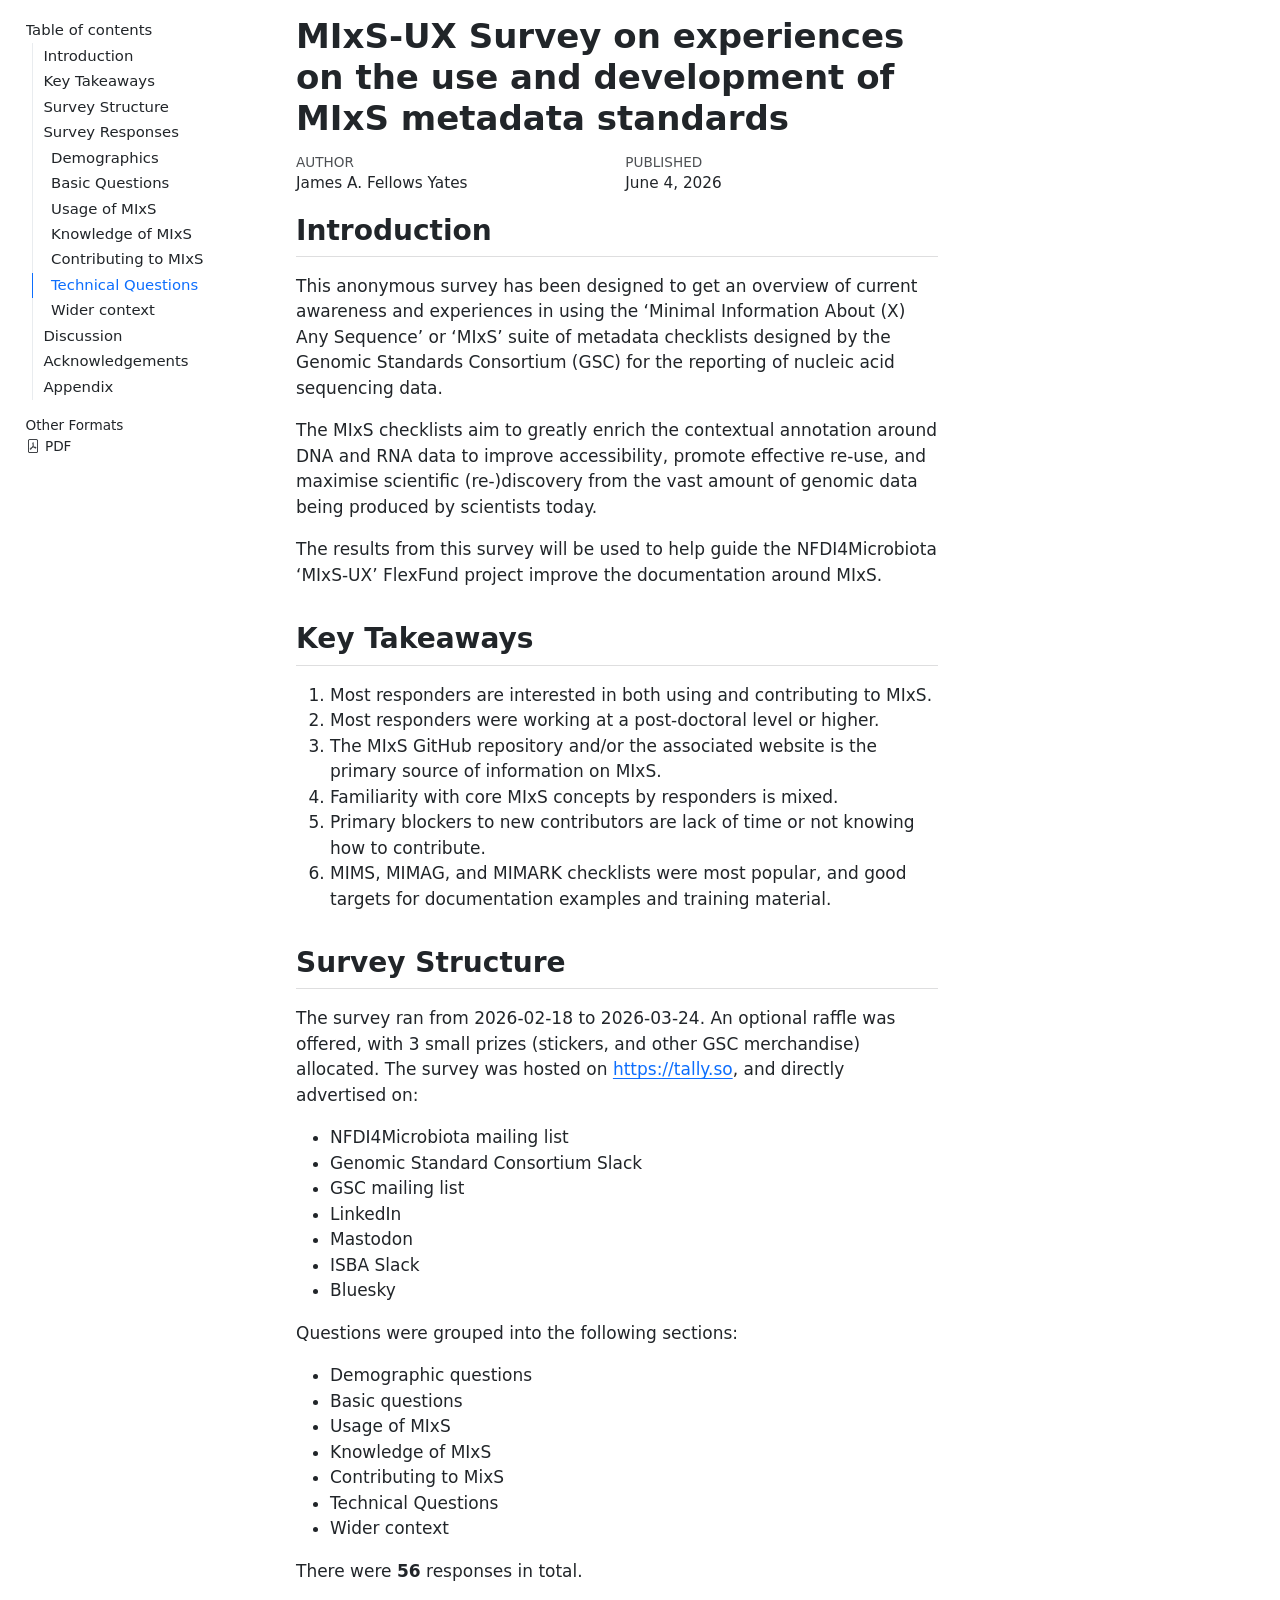
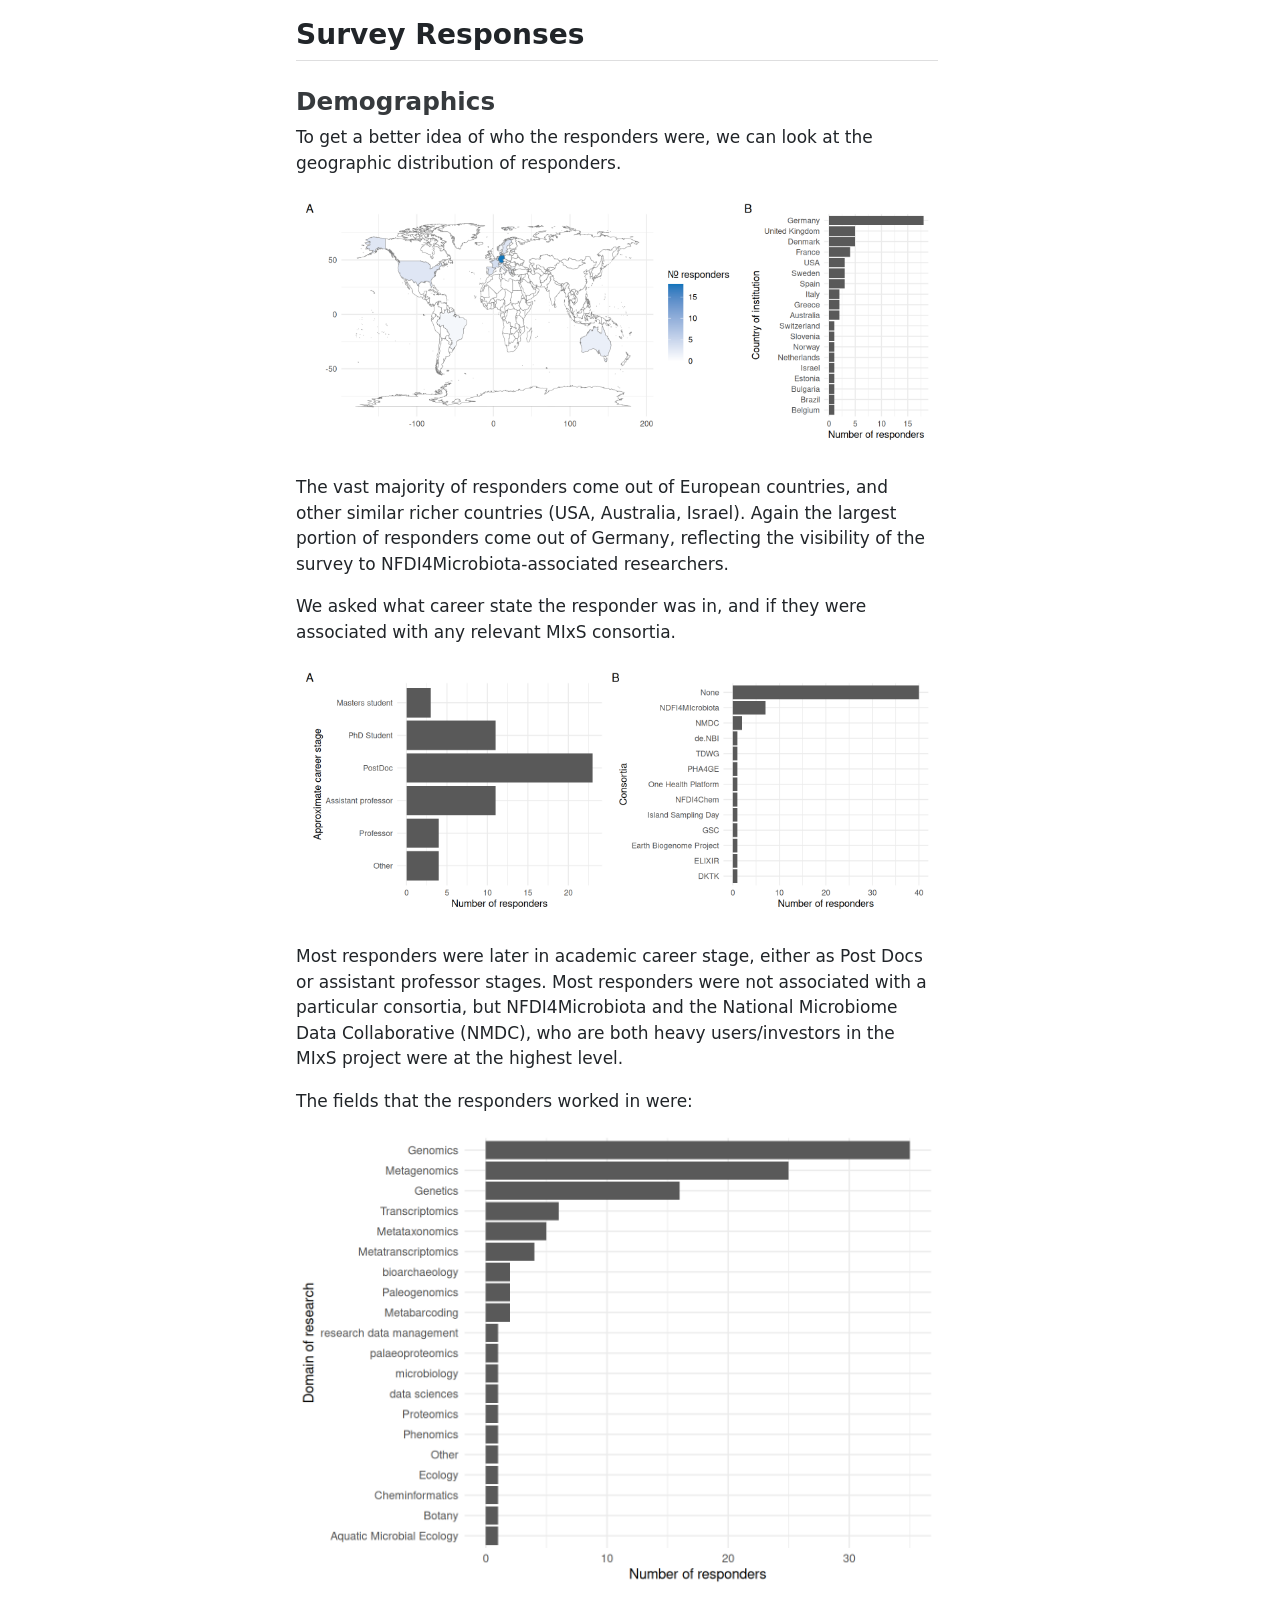
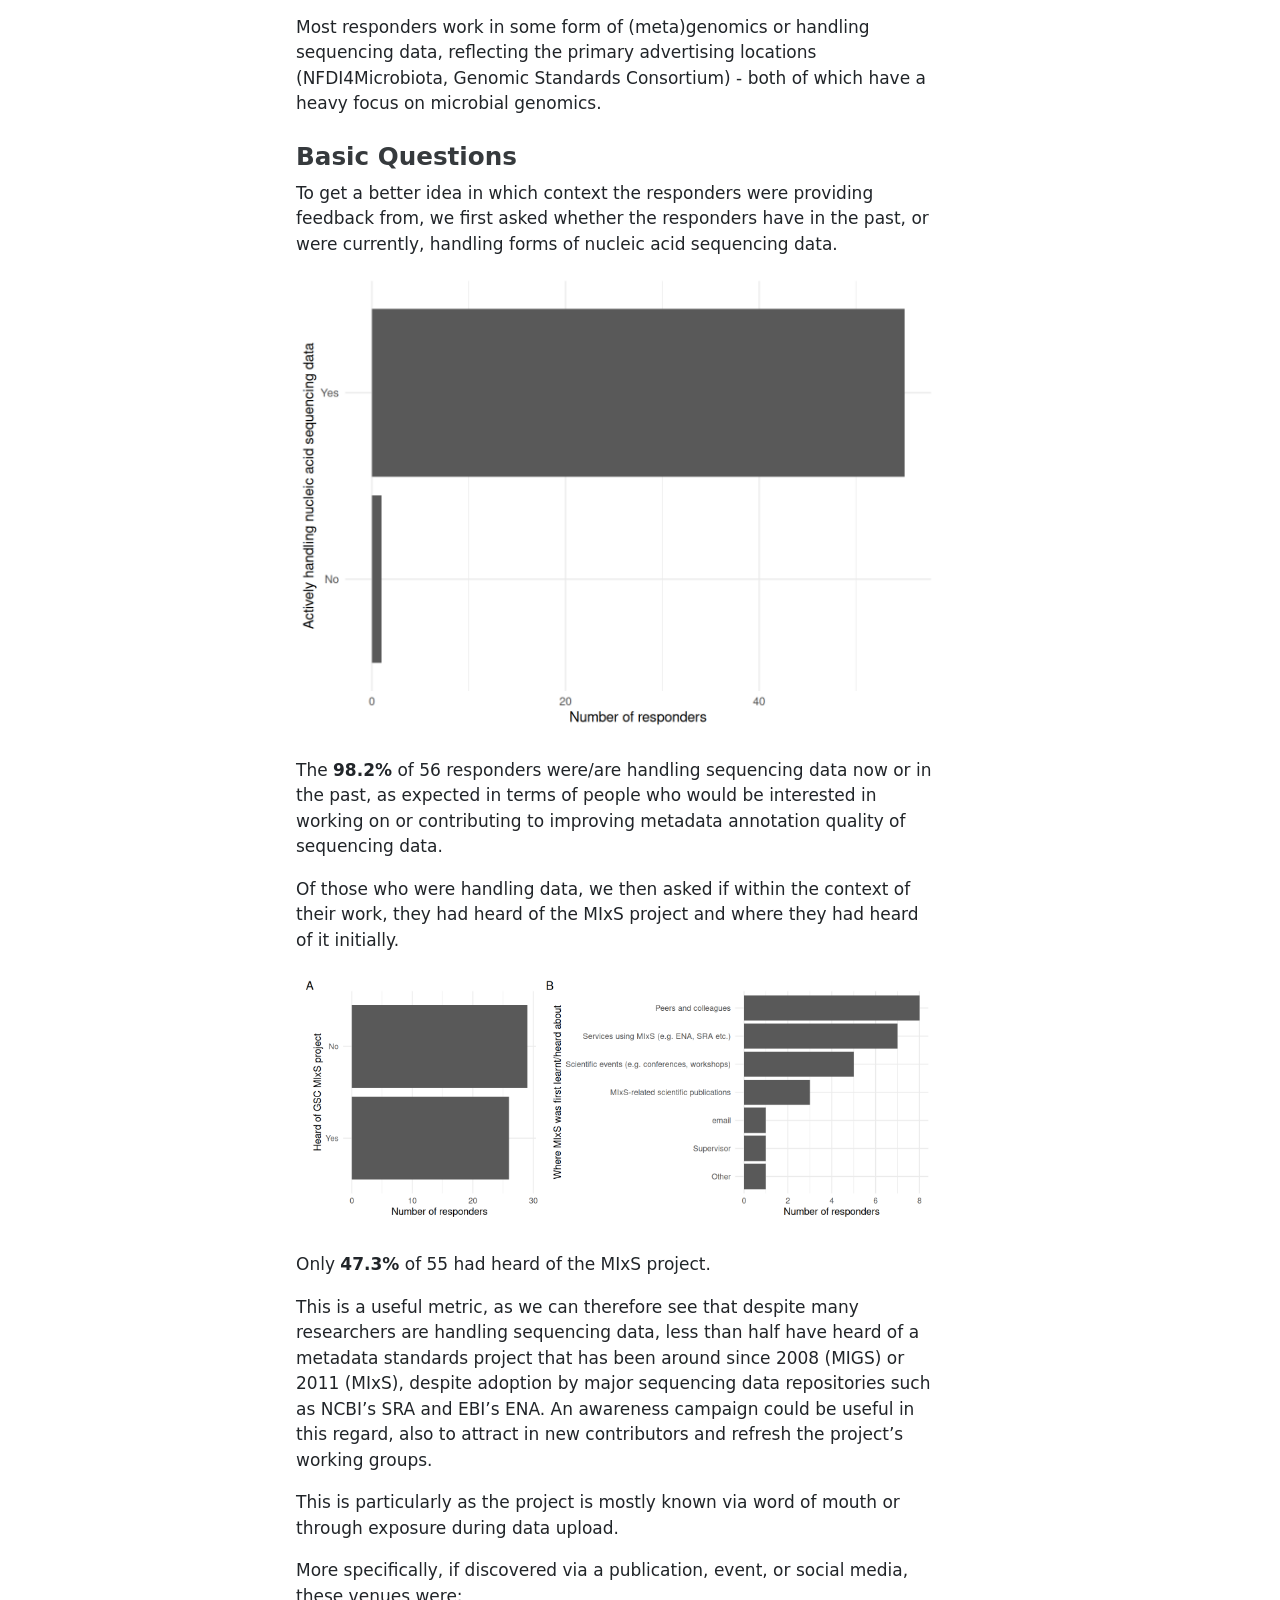
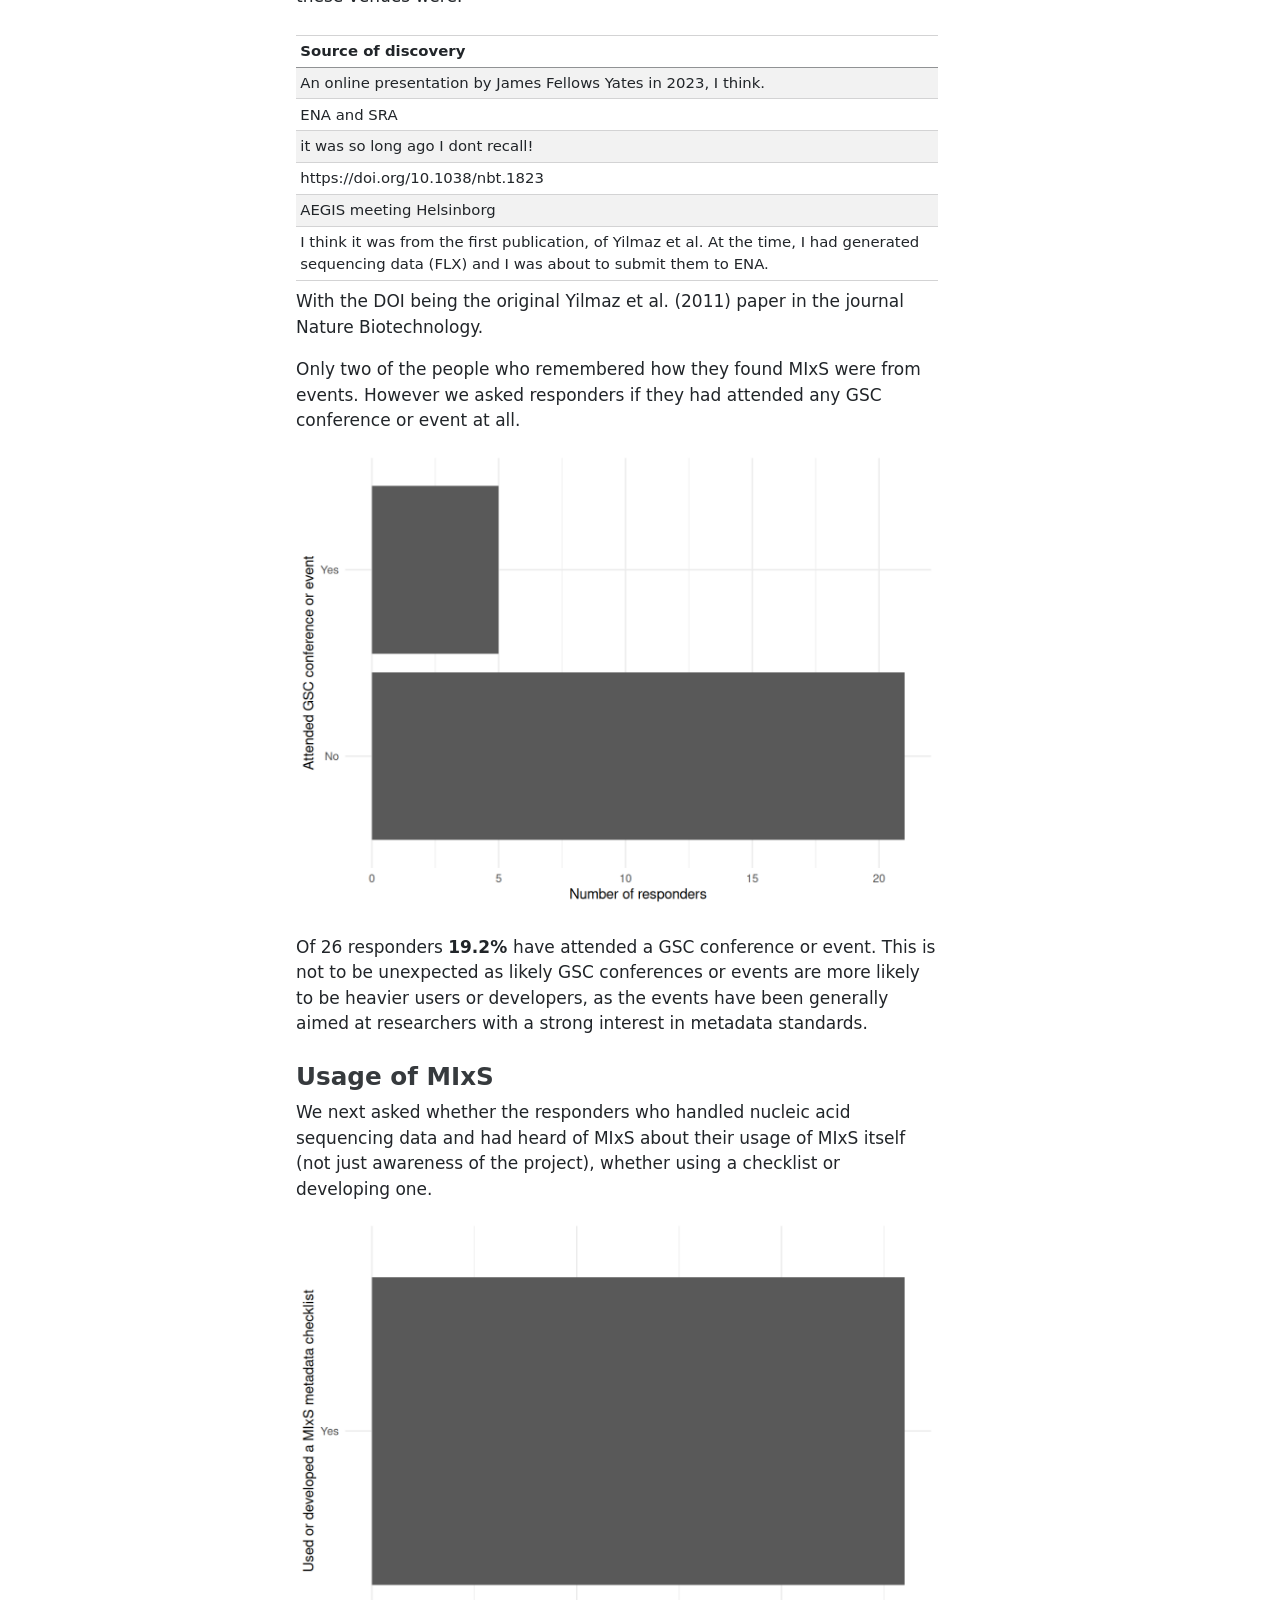
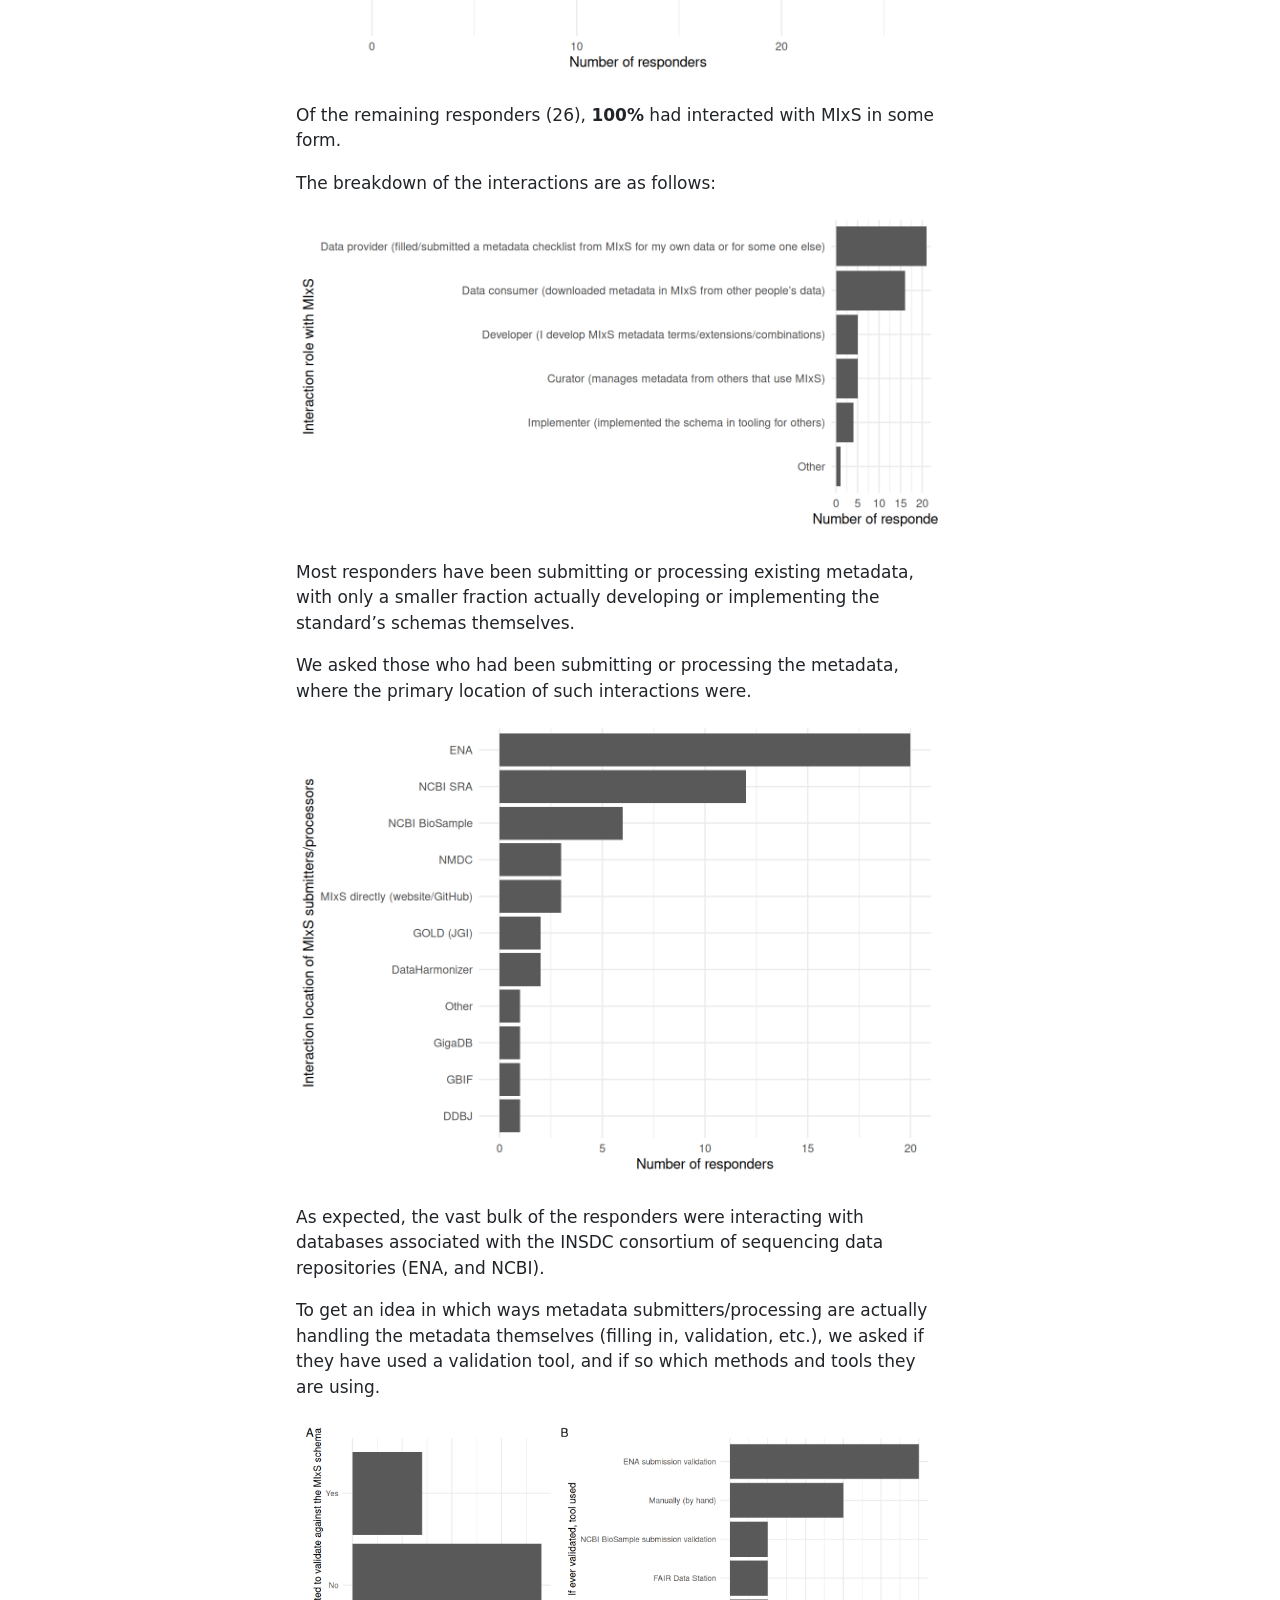
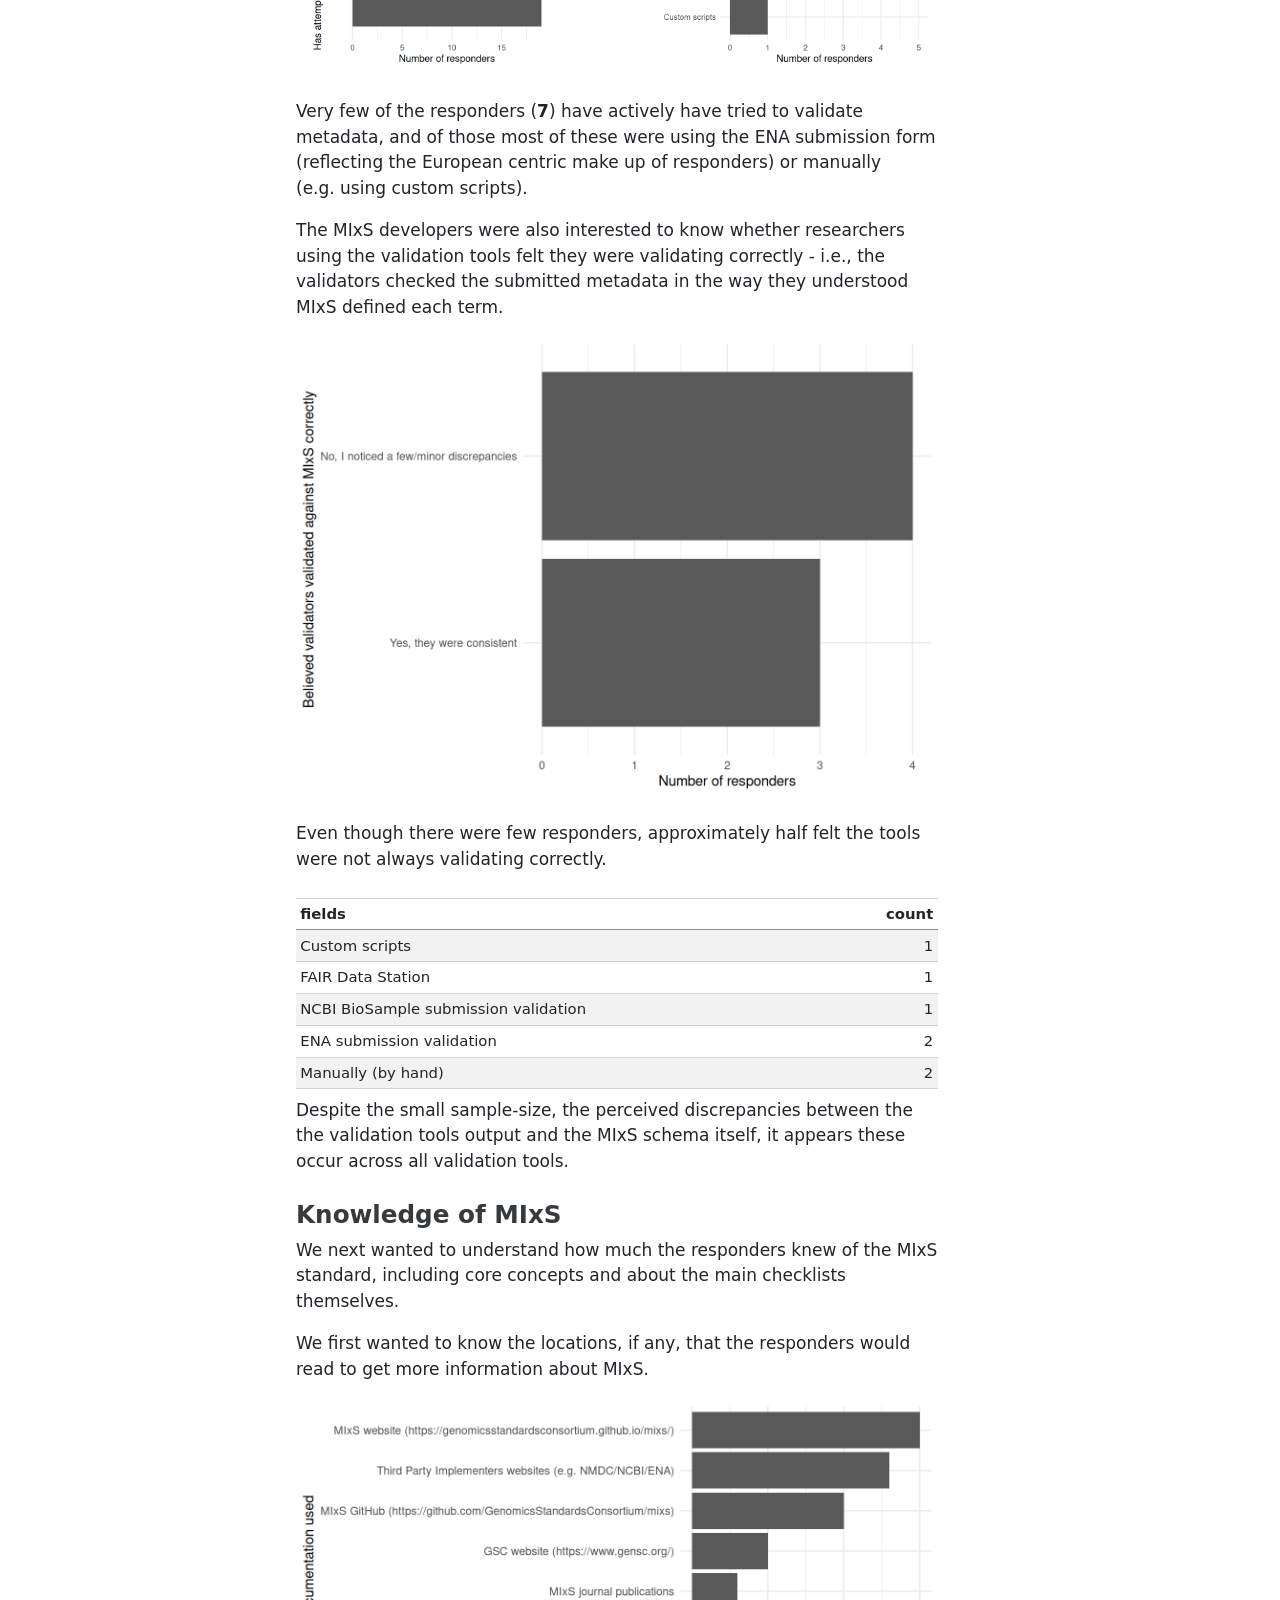
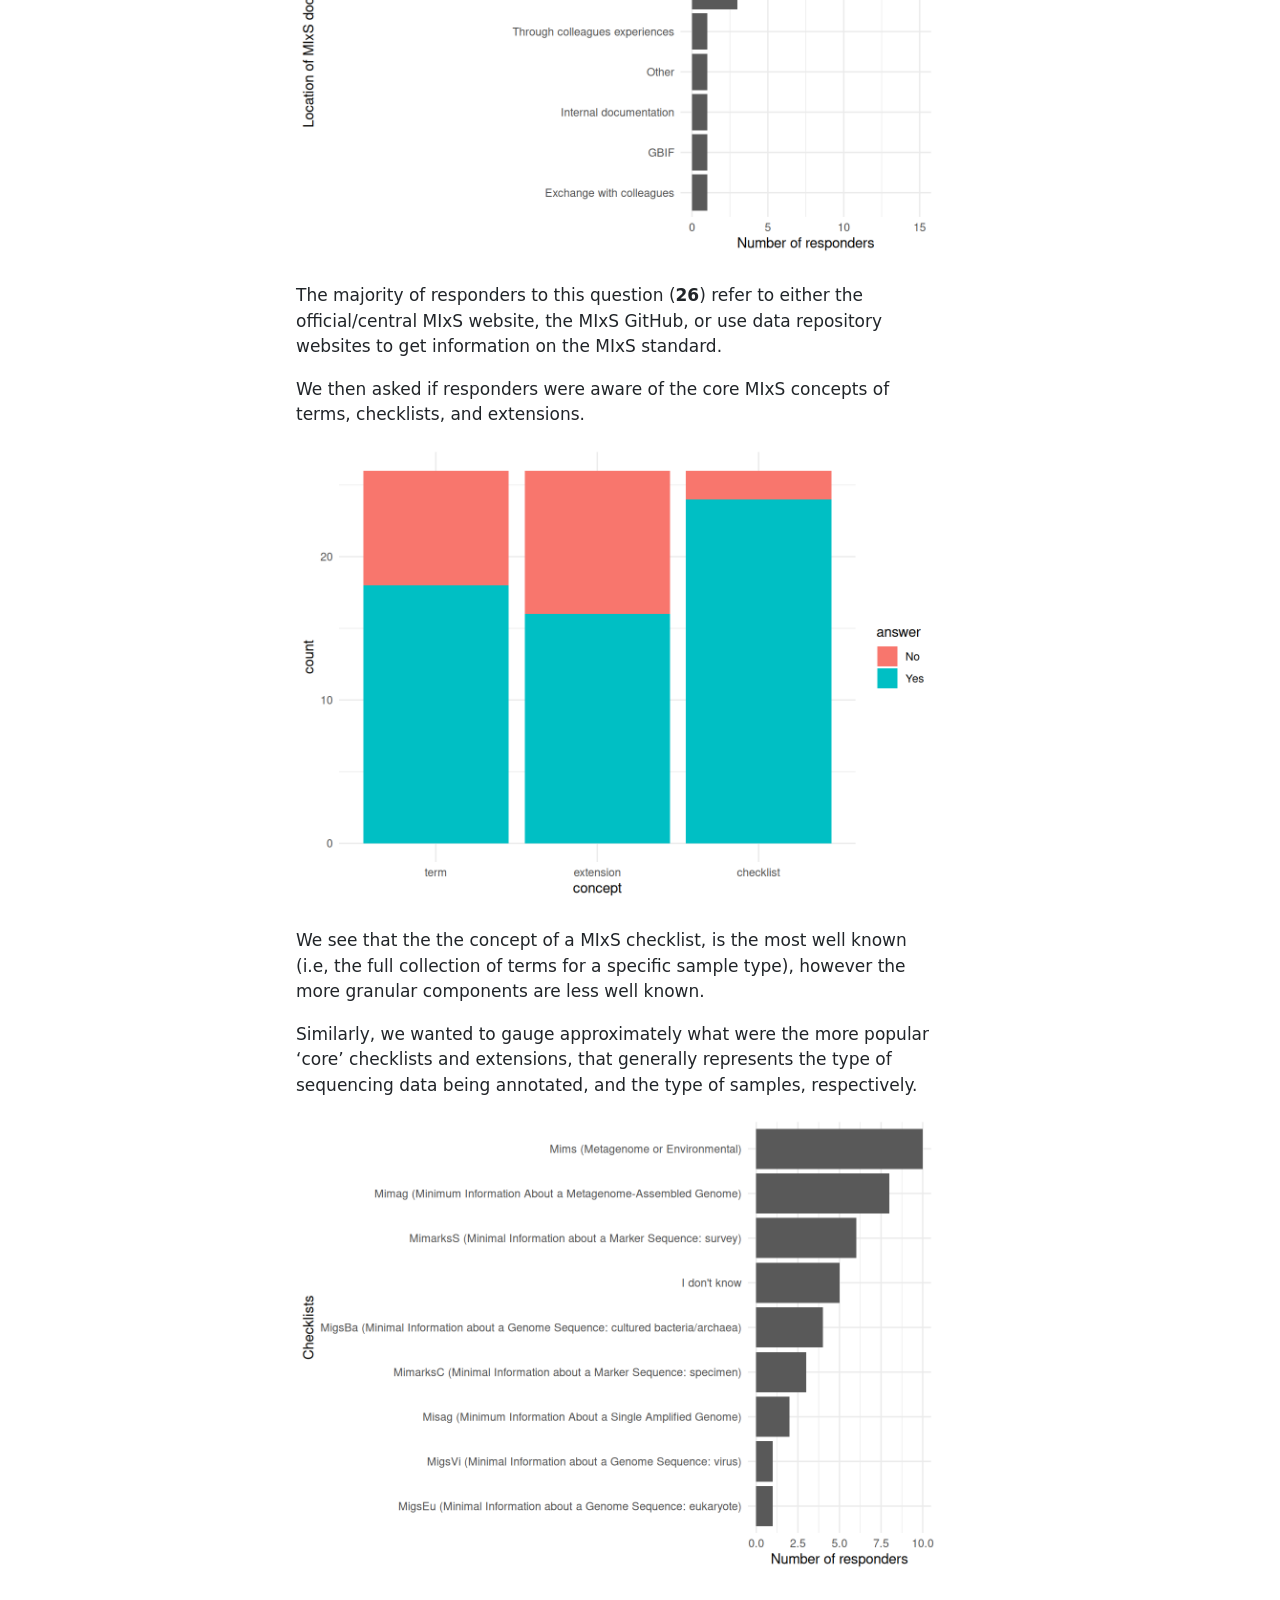
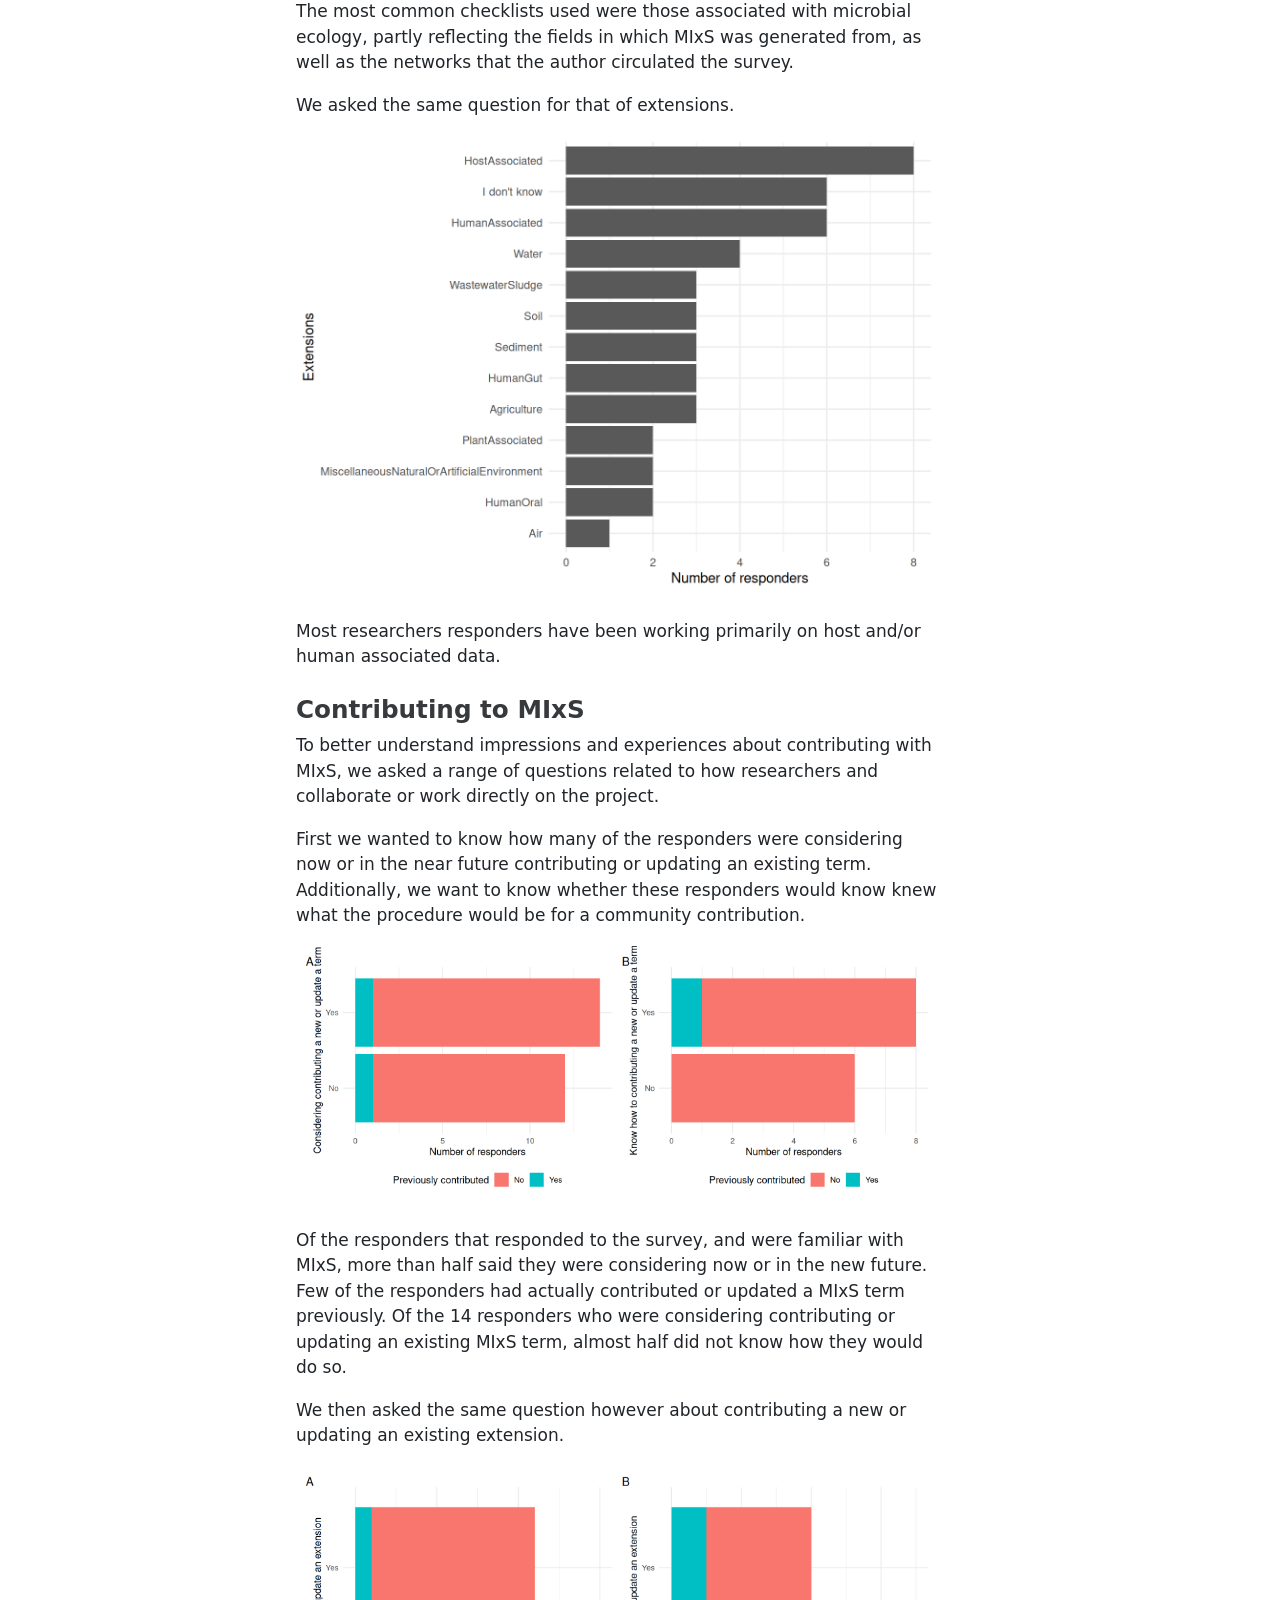
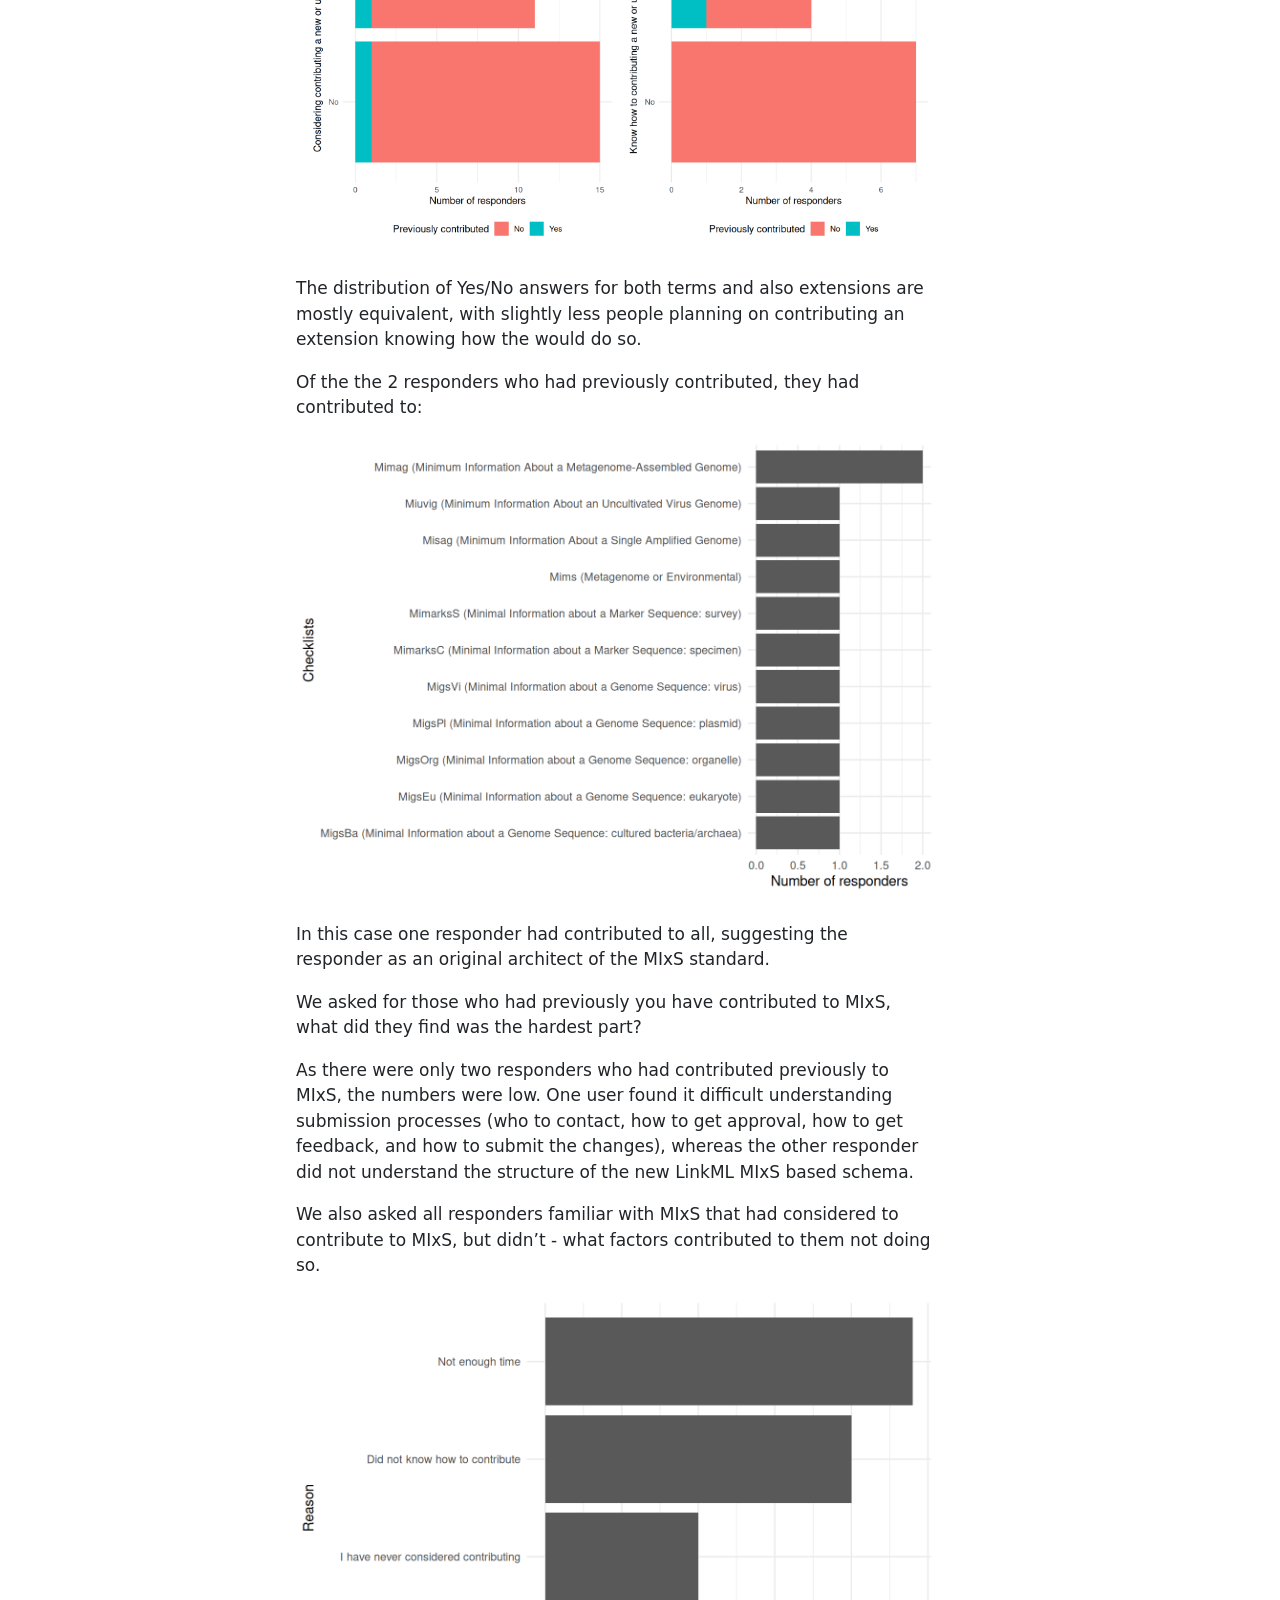
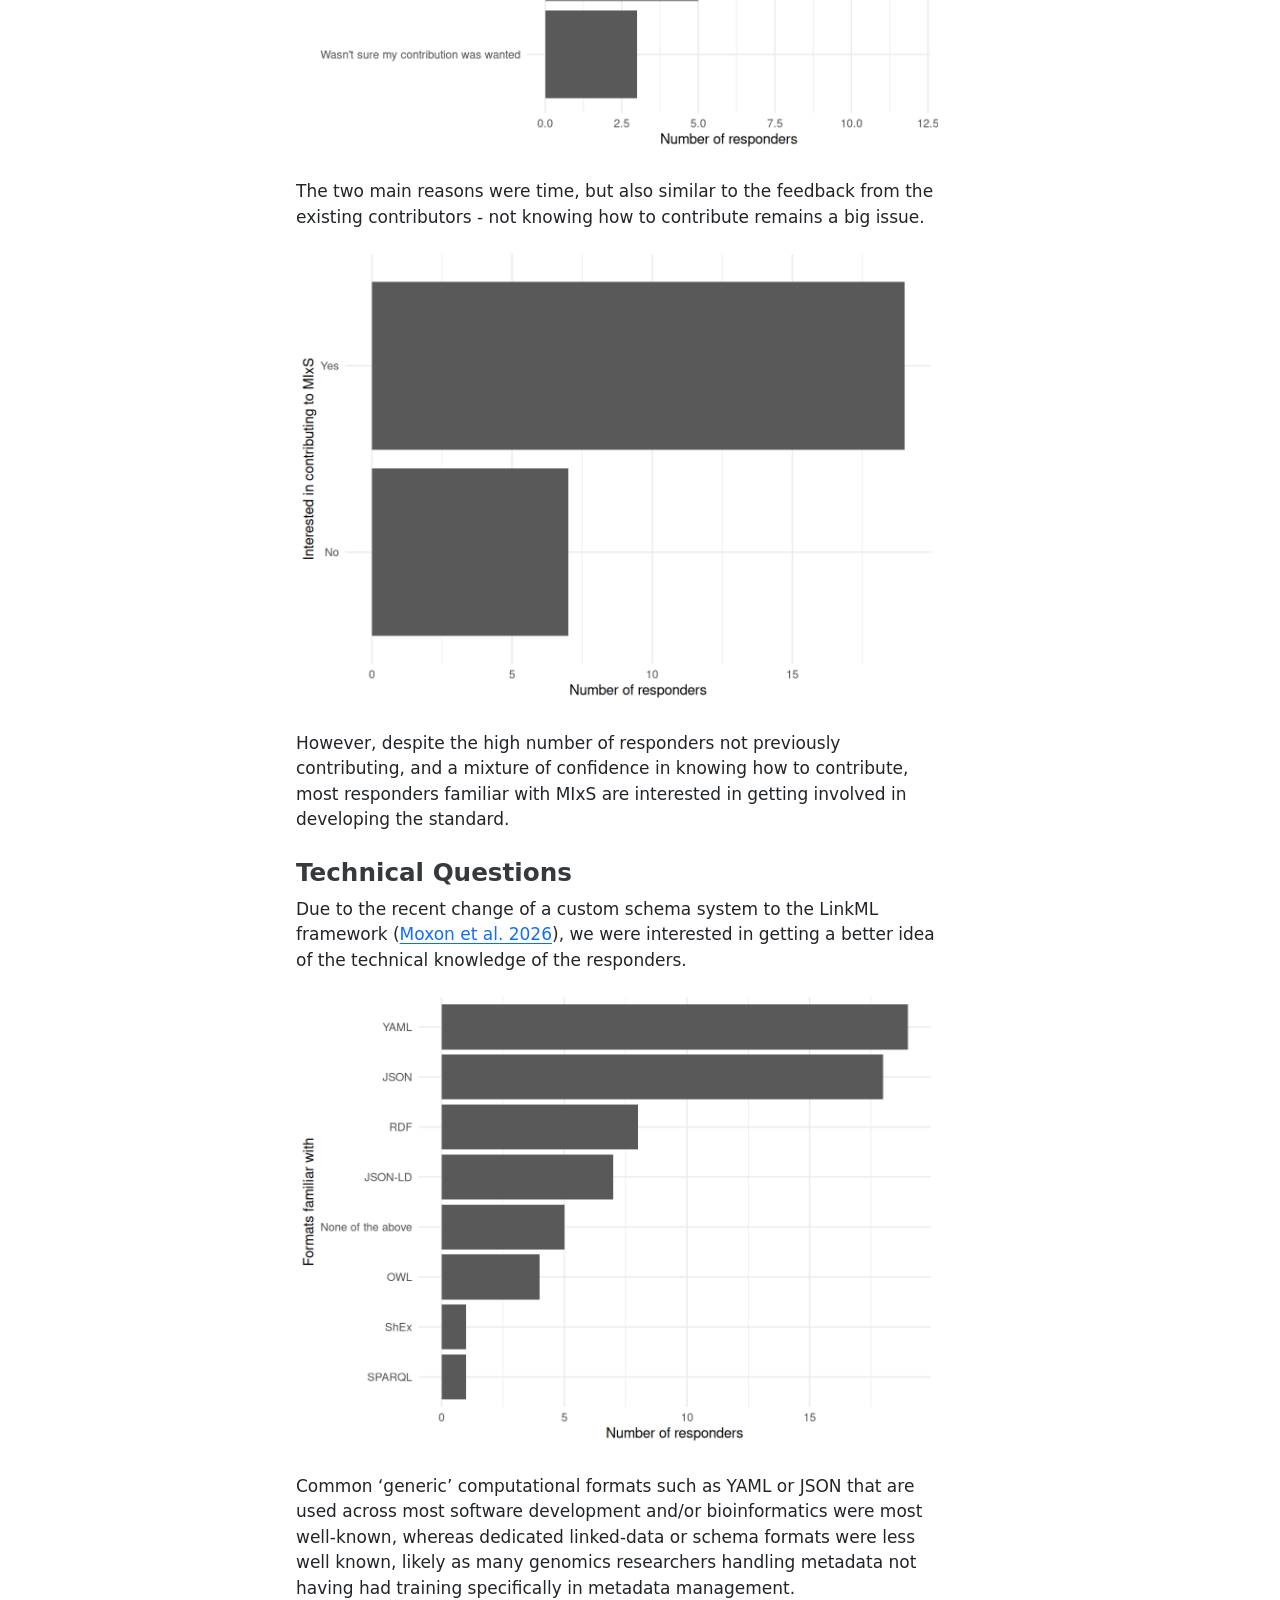
<file: mixs-ux-survey.html>
<!DOCTYPE html>
<html xmlns="http://www.w3.org/1999/xhtml" lang="en" xml:lang="en"><head>

<meta charset="utf-8">
<meta name="generator" content="quarto-1.9.38">

<meta name="viewport" content="width=device-width, initial-scale=1.0, user-scalable=yes">

<meta name="author" content="James A. Fellows Yates">
<meta name="dcterms.date" content="2026-06-04">

<title>MIxS-UX Survey on experiences on the use and development of MIxS metadata standards</title>
<style>
/* Default styles provided by pandoc.
** See https://pandoc.org/MANUAL.html#variables-for-html for config info.
*/
code{white-space: pre-wrap;}
span.smallcaps{font-variant: small-caps;}
div.columns{display: flex; gap: min(4vw, 1.5em);}
div.column{flex: auto; overflow-x: auto;}
div.hanging-indent{margin-left: 1.5em; text-indent: -1.5em;}
ul.task-list{list-style: none;}
ul.task-list li input[type="checkbox"] {
  width: 0.8em;
  margin: 0 0.8em 0.2em -1em; /* quarto-specific, see https://github.com/quarto-dev/quarto-cli/issues/4556 */ 
  vertical-align: middle;
}
</style>


<script src="mixs-ux-survey_files/libs/clipboard/clipboard.min.js"></script>
<script src="mixs-ux-survey_files/libs/quarto-html/quarto.js" type="module"></script>
<script src="mixs-ux-survey_files/libs/quarto-html/tabsets/tabsets.js" type="module"></script>
<script src="mixs-ux-survey_files/libs/quarto-html/popper.min.js"></script>
<script src="mixs-ux-survey_files/libs/quarto-html/tippy.umd.min.js"></script>
<script src="mixs-ux-survey_files/libs/quarto-html/anchor.min.js"></script>
<link href="mixs-ux-survey_files/libs/quarto-html/tippy.css" rel="stylesheet">
<link href="mixs-ux-survey_files/libs/quarto-html/quarto-syntax-highlighting-15634bcf2e68342d4ad2dfa704d543f6.css" rel="stylesheet" id="quarto-text-highlighting-styles">
<script src="mixs-ux-survey_files/libs/bootstrap/bootstrap.min.js"></script>
<link href="mixs-ux-survey_files/libs/bootstrap/bootstrap-icons.css" rel="stylesheet">
<link href="mixs-ux-survey_files/libs/bootstrap/bootstrap-ae9922bd3ba5fb8a8d928f35a94b37e0.min.css" rel="stylesheet" append-hash="true" id="quarto-bootstrap" data-mode="light">


</head>

<body class="quarto-light">

<div id="quarto-content" class="page-columns page-rows-contents page-layout-article toc-left">
<div id="quarto-sidebar-toc-left" class="sidebar toc-left">
  <nav id="TOC" role="doc-toc" class="toc-active">
    <h2 id="toc-title">Table of contents</h2>
   
  <ul>
  <li><a href="#introduction" id="toc-introduction" class="nav-link active" data-scroll-target="#introduction">Introduction</a></li>
  <li><a href="#key-takeaways" id="toc-key-takeaways" class="nav-link" data-scroll-target="#key-takeaways">Key Takeaways</a></li>
  <li><a href="#survey-structure" id="toc-survey-structure" class="nav-link" data-scroll-target="#survey-structure">Survey Structure</a></li>
  <li><a href="#survey-responses" id="toc-survey-responses" class="nav-link" data-scroll-target="#survey-responses">Survey Responses</a>
  <ul class="collapse">
  <li><a href="#demographics" id="toc-demographics" class="nav-link" data-scroll-target="#demographics">Demographics</a></li>
  <li><a href="#basic-questions" id="toc-basic-questions" class="nav-link" data-scroll-target="#basic-questions">Basic Questions</a></li>
  <li><a href="#usage-of-mixs" id="toc-usage-of-mixs" class="nav-link" data-scroll-target="#usage-of-mixs">Usage of MIxS</a></li>
  <li><a href="#knowledge-of-mixs" id="toc-knowledge-of-mixs" class="nav-link" data-scroll-target="#knowledge-of-mixs">Knowledge of MIxS</a></li>
  <li><a href="#contributing-to-mixs" id="toc-contributing-to-mixs" class="nav-link" data-scroll-target="#contributing-to-mixs">Contributing to MIxS</a></li>
  <li><a href="#technical-questions" id="toc-technical-questions" class="nav-link" data-scroll-target="#technical-questions">Technical Questions</a></li>
  <li><a href="#wider-context" id="toc-wider-context" class="nav-link" data-scroll-target="#wider-context">Wider context</a></li>
  </ul></li>
  <li><a href="#discussion" id="toc-discussion" class="nav-link" data-scroll-target="#discussion">Discussion</a></li>
  <li><a href="#acknowledgements" id="toc-acknowledgements" class="nav-link" data-scroll-target="#acknowledgements">Acknowledgements</a></li>
  <li><a href="#appendix" id="toc-appendix" class="nav-link" data-scroll-target="#appendix">Appendix</a>
  <ul class="collapse">
  <li><a href="#notebook-environment-and-dependencies" id="toc-notebook-environment-and-dependencies" class="nav-link" data-scroll-target="#notebook-environment-and-dependencies">Notebook environment and dependencies</a></li>
  </ul></li>
  </ul>
<div class="quarto-alternate-formats"><h2>Other Formats</h2><ul><li><a href="mixs-ux-survey.pdf"><i class="bi bi-file-pdf"></i>PDF</a></li></ul></div></nav>
</div>
<div id="quarto-margin-sidebar" class="sidebar margin-sidebar zindex-bottom">
</div>
<main class="content" id="quarto-document-content">

<header id="title-block-header" class="quarto-title-block default">
<div class="quarto-title">
<h1 class="title">MIxS-UX Survey on experiences on the use and development of MIxS metadata standards</h1>
</div>



<div class="quarto-title-meta">

    <div>
    <div class="quarto-title-meta-heading">Author</div>
    <div class="quarto-title-meta-contents">
             <p>James A. Fellows Yates </p>
          </div>
  </div>
    
    <div>
    <div class="quarto-title-meta-heading">Published</div>
    <div class="quarto-title-meta-contents">
      <p class="date">June 4, 2026</p>
    </div>
  </div>
  
    
  </div>
  


</header>


<section id="introduction" class="level2">
<h2 class="anchored" data-anchor-id="introduction">Introduction</h2>
<p>This anonymous survey has been designed to get an overview of current awareness and experiences in using the ‘Minimal Information About (X) Any Sequence’ or ‘MIxS’ suite of metadata checklists designed by the Genomic Standards Consortium (GSC) for the reporting of nucleic acid sequencing data.</p>
<p>The MIxS checklists aim to greatly enrich the contextual annotation around DNA and RNA data to improve accessibility, promote effective re-use, and maximise scientific (re-)discovery from the vast amount of genomic data being produced by scientists today.</p>
<p>The results from this survey will be used to help guide the NFDI4Microbiota ‘MIxS-UX’ FlexFund project improve the documentation around MIxS.</p>
</section>
<section id="key-takeaways" class="level2">
<h2 class="anchored" data-anchor-id="key-takeaways">Key Takeaways</h2>
<ol type="1">
<li>Most responders are interested in both using and contributing to MIxS.</li>
<li>Most responders were working at a post-doctoral level or higher.</li>
<li>The MIxS GitHub repository and/or the associated website is the primary source of information on MIxS.</li>
<li>Familiarity with core MIxS concepts by responders is mixed.</li>
<li>Primary blockers to new contributors are lack of time or not knowing how to contribute.</li>
<li>MIMS, MIMAG, and MIMARK checklists were most popular, and good targets for documentation examples and training material.</li>
</ol>
</section>
<section id="survey-structure" class="level2">
<h2 class="anchored" data-anchor-id="survey-structure">Survey Structure</h2>
<p>The survey ran from 2026-02-18 to 2026-03-24. An optional raffle was offered, with 3 small prizes (stickers, and other GSC merchandise) allocated. The survey was hosted on <a href="https://tally.so">https://tally.so</a>, and directly advertised on:</p>
<ul>
<li>NFDI4Microbiota mailing list</li>
<li>Genomic Standard Consortium Slack</li>
<li>GSC mailing list</li>
<li>LinkedIn</li>
<li>Mastodon</li>
<li>ISBA Slack</li>
<li>Bluesky</li>
</ul>
<p>Questions were grouped into the following sections:</p>
<ul>
<li>Demographic questions</li>
<li>Basic questions</li>
<li>Usage of MIxS</li>
<li>Knowledge of MIxS</li>
<li>Contributing to MixS</li>
<li>Technical Questions</li>
<li>Wider context</li>
</ul>
<p>There were <strong>56</strong> responses in total.</p>
</section>
<section id="survey-responses" class="level2">
<h2 class="anchored" data-anchor-id="survey-responses">Survey Responses</h2>
<section id="demographics" class="level3">
<h3 class="anchored" data-anchor-id="demographics">Demographics</h3>
<p>To get a better idea of who the responders were, we can look at the geographic distribution of responders.</p>
<div class="cell">
<div class="cell-output-display">
<div>
<figure class="figure">
<p><img src="mixs-ux-survey_files/figure-html/unnamed-chunk-4-1.png" class="img-fluid figure-img" width="960"></p>
</figure>
</div>
</div>
</div>
<p>The vast majority of responders come out of European countries, and other similar richer countries (USA, Australia, Israel). Again the largest portion of responders come out of Germany, reflecting the visibility of the survey to NFDI4Microbiota-associated researchers.</p>
<p>We asked what career state the responder was in, and if they were associated with any relevant MIxS consortia.</p>
<div class="cell">
<div class="cell-output-display">
<div>
<figure class="figure">
<p><img src="mixs-ux-survey_files/figure-html/unnamed-chunk-5-1.png" class="img-fluid figure-img" width="960"></p>
</figure>
</div>
</div>
</div>
<p>Most responders were later in academic career stage, either as Post Docs or assistant professor stages. Most responders were not associated with a particular consortia, but NFDI4Microbiota and the National Microbiome Data Collaborative (NMDC), who are both heavy users/investors in the MIxS project were at the highest level.</p>
<p>The fields that the responders worked in were:</p>
<div class="cell">
<div class="cell-output-display">
<div>
<figure class="figure">
<p><img src="mixs-ux-survey_files/figure-html/unnamed-chunk-6-1.png" class="img-fluid figure-img" width="672"></p>
</figure>
</div>
</div>
</div>
<p>Most responders work in some form of (meta)genomics or handling sequencing data, reflecting the primary advertising locations (NFDI4Microbiota, Genomic Standards Consortium) - both of which have a heavy focus on microbial genomics.</p>
</section>
<section id="basic-questions" class="level3">
<h3 class="anchored" data-anchor-id="basic-questions">Basic Questions</h3>
<p>To get a better idea in which context the responders were providing feedback from, we first asked whether the responders have in the past, or were currently, handling forms of nucleic acid sequencing data.</p>
<div class="cell">
<div class="cell-output-display">
<div>
<figure class="figure">
<p><img src="mixs-ux-survey_files/figure-html/unnamed-chunk-7-1.png" class="img-fluid figure-img" width="672"></p>
</figure>
</div>
</div>
</div>
<p>The <strong>98.2%</strong> of 56 responders were/are handling sequencing data now or in the past, as expected in terms of people who would be interested in working on or contributing to improving metadata annotation quality of sequencing data.</p>
<p>Of those who were handling data, we then asked if within the context of their work, they had heard of the MIxS project and where they had heard of it initially.</p>
<div class="cell">
<div class="cell-output-display">
<div>
<figure class="figure">
<p><img src="mixs-ux-survey_files/figure-html/unnamed-chunk-8-1.png" class="img-fluid figure-img" width="960"></p>
</figure>
</div>
</div>
</div>
<p>Only <strong>47.3%</strong> of 55 had heard of the MIxS project.</p>
<p>This is a useful metric, as we can therefore see that despite many researchers are handling sequencing data, less than half have heard of a metadata standards project that has been around since 2008 (MIGS) or 2011 (MIxS), despite adoption by major sequencing data repositories such as NCBI’s SRA and EBI’s ENA. An awareness campaign could be useful in this regard, also to attract in new contributors and refresh the project’s working groups.</p>
<p>This is particularly as the project is mostly known via word of mouth or through exposure during data upload.</p>
<p>More specifically, if discovered via a publication, event, or social media, these venues were:</p>
<div class="cell">
<div class="cell-output-display">
<table class="caption-top table table-sm table-striped small">
<colgroup>
<col style="width: 100%">
</colgroup>
<thead>
<tr class="header">
<th style="text-align: left;">Source of discovery</th>
</tr>
</thead>
<tbody>
<tr class="odd">
<td style="text-align: left;">An online presentation by James Fellows Yates in 2023, I think.</td>
</tr>
<tr class="even">
<td style="text-align: left;">ENA and SRA</td>
</tr>
<tr class="odd">
<td style="text-align: left;">it was so long ago I dont recall!</td>
</tr>
<tr class="even">
<td style="text-align: left;">https://doi.org/10.1038/nbt.1823</td>
</tr>
<tr class="odd">
<td style="text-align: left;">AEGIS meeting Helsinborg</td>
</tr>
<tr class="even">
<td style="text-align: left;">I think it was from the first publication, of Yilmaz et al.&nbsp;At the time, I had generated sequencing data (FLX) and I was about to submit them to ENA.</td>
</tr>
</tbody>
</table>
</div>
</div>
<p>With the DOI being the original Yilmaz et al.&nbsp;(2011) paper in the journal Nature Biotechnology.</p>
<p>Only two of the people who remembered how they found MIxS were from events. However we asked responders if they had attended any GSC conference or event at all.</p>
<div class="cell">
<div class="cell-output-display">
<div>
<figure class="figure">
<p><img src="mixs-ux-survey_files/figure-html/unnamed-chunk-10-1.png" class="img-fluid figure-img" width="672"></p>
</figure>
</div>
</div>
</div>
<p>Of 26 responders <strong>19.2% </strong>have attended a GSC conference or event. This is not to be unexpected as likely GSC conferences or events are more likely to be heavier users or developers, as the events have been generally aimed at researchers with a strong interest in metadata standards.</p>
</section>
<section id="usage-of-mixs" class="level3">
<h3 class="anchored" data-anchor-id="usage-of-mixs">Usage of MIxS</h3>
<p>We next asked whether the responders who handled nucleic acid sequencing data and had heard of MIxS about their usage of MIxS itself (not just awareness of the project), whether using a checklist or developing one.</p>
<div class="cell">
<div class="cell-output-display">
<div>
<figure class="figure">
<p><img src="mixs-ux-survey_files/figure-html/unnamed-chunk-11-1.png" class="img-fluid figure-img" width="672"></p>
</figure>
</div>
</div>
</div>
<p>Of the remaining responders (26), <strong>100%</strong> had interacted with MIxS in some form.</p>
<p>The breakdown of the interactions are as follows:</p>
<div class="cell">
<div class="cell-output-display">
<div>
<figure class="figure">
<p><img src="mixs-ux-survey_files/figure-html/unnamed-chunk-12-1.png" class="img-fluid figure-img" width="672"></p>
</figure>
</div>
</div>
</div>
<p>Most responders have been submitting or processing existing metadata, with only a smaller fraction actually developing or implementing the standard’s schemas themselves.</p>
<p>We asked those who had been submitting or processing the metadata, where the primary location of such interactions were.</p>
<div class="cell">
<div class="cell-output-display">
<div>
<figure class="figure">
<p><img src="mixs-ux-survey_files/figure-html/unnamed-chunk-13-1.png" class="img-fluid figure-img" width="672"></p>
</figure>
</div>
</div>
</div>
<p>As expected, the vast bulk of the responders were interacting with databases associated with the INSDC consortium of sequencing data repositories (ENA, and NCBI).</p>
<p>To get an idea in which ways metadata submitters/processing are actually handling the metadata themselves (filling in, validation, etc.), we asked if they have used a validation tool, and if so which methods and tools they are using.</p>
<div class="cell">
<div class="cell-output-display">
<div>
<figure class="figure">
<p><img src="mixs-ux-survey_files/figure-html/unnamed-chunk-14-1.png" class="img-fluid figure-img" width="960"></p>
</figure>
</div>
</div>
</div>
<p>Very few of the responders (<strong>7</strong>) have actively have tried to validate metadata, and of those most of these were using the ENA submission form (reflecting the European centric make up of responders) or manually (e.g.&nbsp;using custom scripts).</p>
<p>The MIxS developers were also interested to know whether researchers using the validation tools felt they were validating correctly - i.e., the validators checked the submitted metadata in the way they understood MIxS defined each term.</p>
<div class="cell">
<div class="cell-output-display">
<div>
<figure class="figure">
<p><img src="mixs-ux-survey_files/figure-html/unnamed-chunk-15-1.png" class="img-fluid figure-img" width="672"></p>
</figure>
</div>
</div>
</div>
<p>Even though there were few responders, approximately half felt the tools were not always validating correctly.</p>
<div class="cell">
<div class="cell-output-display">
<table class="caption-top table table-sm table-striped small">
<thead>
<tr class="header">
<th style="text-align: left;">fields</th>
<th style="text-align: right;">count</th>
</tr>
</thead>
<tbody>
<tr class="odd">
<td style="text-align: left;">Custom scripts</td>
<td style="text-align: right;">1</td>
</tr>
<tr class="even">
<td style="text-align: left;">FAIR Data Station</td>
<td style="text-align: right;">1</td>
</tr>
<tr class="odd">
<td style="text-align: left;">NCBI BioSample submission validation</td>
<td style="text-align: right;">1</td>
</tr>
<tr class="even">
<td style="text-align: left;">ENA submission validation</td>
<td style="text-align: right;">2</td>
</tr>
<tr class="odd">
<td style="text-align: left;">Manually (by hand)</td>
<td style="text-align: right;">2</td>
</tr>
</tbody>
</table>
</div>
</div>
<p>Despite the small sample-size, the perceived discrepancies between the the validation tools output and the MIxS schema itself, it appears these occur across all validation tools.</p>
</section>
<section id="knowledge-of-mixs" class="level3">
<h3 class="anchored" data-anchor-id="knowledge-of-mixs">Knowledge of MIxS</h3>
<p>We next wanted to understand how much the responders knew of the MIxS standard, including core concepts and about the main checklists themselves.</p>
<p>We first wanted to know the locations, if any, that the responders would read to get more information about MIxS.</p>
<div class="cell">
<div class="cell-output-display">
<div>
<figure class="figure">
<p><img src="mixs-ux-survey_files/figure-html/unnamed-chunk-17-1.png" class="img-fluid figure-img" width="672"></p>
</figure>
</div>
</div>
</div>
<p>The majority of responders to this question (<strong>26</strong>) refer to either the official/central MIxS website, the MIxS GitHub, or use data repository websites to get information on the MIxS standard.</p>
<p>We then asked if responders were aware of the core MIxS concepts of terms, checklists, and extensions.</p>
<div class="cell">
<div class="cell-output-display">
<div>
<figure class="figure">
<p><img src="mixs-ux-survey_files/figure-html/unnamed-chunk-18-1.png" class="img-fluid figure-img" width="672"></p>
</figure>
</div>
</div>
</div>
<p>We see that the the concept of a MIxS checklist, is the most well known (i.e, the full collection of terms for a specific sample type), however the more granular components are less well known.</p>
<p>Similarly, we wanted to gauge approximately what were the more popular ‘core’ checklists and extensions, that generally represents the type of sequencing data being annotated, and the type of samples, respectively.</p>
<div class="cell">
<div class="cell-output-display">
<div>
<figure class="figure">
<p><img src="mixs-ux-survey_files/figure-html/unnamed-chunk-19-1.png" class="img-fluid figure-img" width="672"></p>
</figure>
</div>
</div>
</div>
<p>The most common checklists used were those associated with microbial ecology, partly reflecting the fields in which MIxS was generated from, as well as the networks that the author circulated the survey.</p>
<p>We asked the same question for that of extensions.</p>
<div class="cell">
<div class="cell-output-display">
<div>
<figure class="figure">
<p><img src="mixs-ux-survey_files/figure-html/unnamed-chunk-20-1.png" class="img-fluid figure-img" width="672"></p>
</figure>
</div>
</div>
</div>
<p>Most researchers responders have been working primarily on host and/or human associated data.</p>
</section>
<section id="contributing-to-mixs" class="level3">
<h3 class="anchored" data-anchor-id="contributing-to-mixs">Contributing to MIxS</h3>
<p>To better understand impressions and experiences about contributing with MIxS, we asked a range of questions related to how researchers and collaborate or work directly on the project.</p>
<p>First we wanted to know how many of the responders were considering now or in the near future contributing or updating an existing term. Additionally, we want to know whether these responders would know knew what the procedure would be for a community contribution.</p>
<div class="cell">
<div class="cell-output-display">
<div>
<figure class="figure">
<p><img src="mixs-ux-survey_files/figure-html/unnamed-chunk-21-1.png" class="img-fluid figure-img" width="960"></p>
</figure>
</div>
</div>
</div>
<p>Of the responders that responded to the survey, and were familiar with MIxS, more than half said they were considering now or in the new future. Few of the responders had actually contributed or updated a MIxS term previously. Of the 14 responders who were considering contributing or updating an existing MIxS term, almost half did not know how they would do so.</p>
<p>We then asked the same question however about contributing a new or updating an existing extension.</p>
<div class="cell">
<div class="cell-output-display">
<div>
<figure class="figure">
<p><img src="mixs-ux-survey_files/figure-html/unnamed-chunk-22-1.png" class="img-fluid figure-img" width="960"></p>
</figure>
</div>
</div>
</div>
<p>The distribution of Yes/No answers for both terms and also extensions are mostly equivalent, with slightly less people planning on contributing an extension knowing how the would do so.</p>
<p>Of the the 2 responders who had previously contributed, they had contributed to:</p>
<div class="cell">
<div class="cell-output-display">
<div>
<figure class="figure">
<p><img src="mixs-ux-survey_files/figure-html/unnamed-chunk-23-1.png" class="img-fluid figure-img" width="672"></p>
</figure>
</div>
</div>
</div>
<p>In this case one responder had contributed to all, suggesting the responder as an original architect of the MIxS standard.</p>
<p>We asked for those who had previously you have contributed to MIxS, what did they find was the hardest part?</p>
<p>As there were only two responders who had contributed previously to MIxS, the numbers were low. One user found it difficult understanding submission processes (who to contact, how to get approval, how to get feedback, and how to submit the changes), whereas the other responder did not understand the structure of the new LinkML MIxS based schema.</p>
<p>We also asked all responders familiar with MIxS that had considered to contribute to MIxS, but didn’t - what factors contributed to them not doing so.</p>
<div class="cell">
<div class="cell-output-display">
<div>
<figure class="figure">
<p><img src="mixs-ux-survey_files/figure-html/unnamed-chunk-24-1.png" class="img-fluid figure-img" width="672"></p>
</figure>
</div>
</div>
</div>
<p>The two main reasons were time, but also similar to the feedback from the existing contributors - not knowing how to contribute remains a big issue.</p>
<div class="cell">
<div class="cell-output-display">
<div>
<figure class="figure">
<p><img src="mixs-ux-survey_files/figure-html/unnamed-chunk-25-1.png" class="img-fluid figure-img" width="672"></p>
</figure>
</div>
</div>
</div>
<p>However, despite the high number of responders not previously contributing, and a mixture of confidence in knowing how to contribute, most responders familiar with MIxS are interested in getting involved in developing the standard.</p>
</section>
<section id="technical-questions" class="level3">
<h3 class="anchored" data-anchor-id="technical-questions">Technical Questions</h3>
<p>Due to the recent change of a custom schema system to the LinkML framework (<a href="https://dx.doi.org/10.1093/gigascience/giaf152">Moxon et al.&nbsp;2026</a>), we were interested in getting a better idea of the technical knowledge of the responders.</p>
<div class="cell">
<div class="cell-output-display">
<div>
<figure class="figure">
<p><img src="mixs-ux-survey_files/figure-html/unnamed-chunk-26-1.png" class="img-fluid figure-img" width="672"></p>
</figure>
</div>
</div>
</div>
<p>Common ‘generic’ computational formats such as YAML or JSON that are used across most software development and/or bioinformatics were most well-known, whereas dedicated linked-data or schema formats were less well known, likely as many genomics researchers handling metadata not having had training specifically in metadata management.</p>
<p>We also asked specifically if responders knew that MIxS was now implemented within LinkML, and thus can be converted to multiple formats, and whether they had used such functionality and if so had it helped their productivity with using MIxS</p>
<div class="cell">
<div class="cell-output-display">
<div>
<figure class="figure">
<p><img src="mixs-ux-survey_files/figure-html/unnamed-chunk-27-1.png" class="img-fluid figure-img" width="768"></p>
</figure>
</div>
</div>
</div>
<p>Just under half of responders knew about the LinkML version of MIxS, but very few used this new functionality currently. However it has somewhat helped the few users who had used it.</p>
</section>
<section id="wider-context" class="level3">
<h3 class="anchored" data-anchor-id="wider-context">Wider context</h3>
<p>Closing the survey, we asked if used other standards, and if so which one.</p>
<p>To get wider feedback on the state of genomic metadata standards, we also asked what the responders would like to see improved in other standards.</p>
<div class="cell">
<div class="cell-output-display">
<div>
<figure class="figure">
<p><img src="mixs-ux-survey_files/figure-html/unnamed-chunk-28-1.png" class="img-fluid figure-img" width="672"></p>
</figure>
</div>
</div>
</div>
<p>Most of the whole set of responders did not use other standards, and of those that did, there was a wide range of metadata standards used - with Darwin Core being the particular stand out.</p>
<p>Improvements desired in these other standards were varied, but a common request was better interlinking between different standards.</p>
<div class="cell">
<div class="cell-output-display">
<table class="caption-top table table-sm table-striped small">
<colgroup>
<col style="width: 100%">
</colgroup>
<thead>
<tr class="header">
<th style="text-align: left;">Any further comments</th>
</tr>
</thead>
<tbody>
<tr class="odd">
<td style="text-align: left;">No</td>
</tr>
<tr class="even">
<td style="text-align: left;">Not now.</td>
</tr>
<tr class="odd">
<td style="text-align: left;">How to handle metadata following FAIR principles</td>
</tr>
<tr class="even">
<td style="text-align: left;">It would be useful to link to other biomolecular data from the same samples/individuals e.g.&nbsp;radiocarbon, stable isotopes, palaeoproteomics etc. for easier cross-referencing.</td>
</tr>
<tr class="odd">
<td style="text-align: left;">We we format our metadata in accordance with public repositories (ENA, BOLD, NCBI)</td>
</tr>
<tr class="even">
<td style="text-align: left;">Metadata could also be expanded to include (genome) assemblies and (genome) annotations also.</td>
</tr>
<tr class="odd">
<td style="text-align: left;">I just wish mixs existed sooner!</td>
</tr>
</tbody>
</table>
</div>
</div>
</section>
</section>
<section id="discussion" class="level2">
<h2 class="anchored" data-anchor-id="discussion">Discussion</h2>
<p>In total we had 56 responders, mostly from ‘High-Income economy’ countries and with a strong European focus. As expected due to the context of the standard, most responders worked within genomics, metagenomics, and/or metatranscriptomics. <strong>Interestingly, most responders are working at a Post-doctoral level (or equivalent) or higher career stage.</strong> The reason for this is unclear, but could be something that should be investigated further, could this be due to:</p>
<ul>
<li>A lack of training in metadata annotation?</li>
<li>A generational or visibility factor (e.g.&nbsp;MIxS is now 20 years old)</li>
<li>Experience level (e.g.&nbsp;many Ph.D.&nbsp;students may not encounter annotating their data until upload at the end of their projects)</li>
<li>Expected responsibilities (e.g.&nbsp;if metadata annotation/data upload is left to employees with more engineering roles)</li>
</ul>
<p>Across all responders, only 50% had heard of MIxS, and those who had had mostly had learnt about the standards through word-of-mouth through Peers or exposure from services implementing the standard. All responders who had heard of MIxS had used it - mostly in the role of a data uploader or downloader at INSDC repositories (EBI-ENA, NCBI-SRA etc.). <strong>This indicates that targeting ‘consumers’ as potential ‘starting points’ maybe an ideal starting point in prioritising which project documentation to developer, and could raise more interest in contributing to the project.</strong></p>
<p>Most responders who were aware of MIxS indicated they primarily got their information about MIxS from the MIxS GitHub repository (<a href="https://github.com/GenomicsStandardsConsortium/mixs">https://github.com/GenomicsStandardsConsortium/mixs</a>) and associated project website (<a href="https://genomicsstandardsconsortium.github.io/mixs/">https://genomicsstandardsconsortium.github.io/mixs/</a>), or third-party implementers such as ENA or SRA, rather than the GSC website (<a href="https://genomicsstandardsconsortium.github.io/mixs/">https://www.gensc.org/</a>) or academic publications. <strong>This therefore suggests that the most suitable place for MIxS documentation would be on the MIxS GitHub repository.</strong></p>
<p>In terms of familiarity with the project, almost all responders familiar with MIxS understood what a MIxS <em>checklist</em> was, however the concepts of an <em>extension</em> or <em>term</em> were less well known. <strong>This suggests that information about basic MIxS concepts need to be better described or more clearly placed to ensure understanding of how the standard works at a fundamental level.</strong></p>
<p>The MIMS, MIMAG, and MIMARKS checklists from human or host-associated samples were the most commonly used by responders. This likely reflects the original history and background of the project, that primarily came out of microbiology-related communities. <strong>The popularity of MIMS, MIMAG, and MIMARK checklists could be used to guide what types of examples or training material could be developed in an improved MIxS documentation framework, but also sources of potential test users of such material.</strong></p>
<p>While the vast majority of responders have not previously contributed to MIxS, more than a third were interested in doing so (either via a term or extension). <strong>The main factors for not previously contributing was simply time or not knowing how to contribute (with a smaller number not knowing whether they were welcome to do so).</strong> For the small number of responders (2) who had previously contributed, their largest obstacles had been an unclear submission process and being unfamiliar with the new LinkML schema framework MIxS recently transition to. This was reflected with less than half of the responders knowing about this transition, and thus are potentially unaware of the benefits. <strong>Despite these factors, the vast majority of responders were still interested in contributing to MIxS in some form - highlighting the relevancy of the project and it’s aims to responders.</strong></p>
<p>A common forward-looking feedback given by multiple responders was an interest in seeing more interoperability and alignment between different standards, with the Darwin Core metadata standard being the most popular non-MIxS standard being utilised by responders.</p>
</section>
<section id="acknowledgements" class="level2">
<h2 class="anchored" data-anchor-id="acknowledgements">Acknowledgements</h2>
<p>This report was supported by the NFDI4Microbiota Flexfund ‘MIxS-UX’, funded by the Deutsche Forschungsgemeinschaft (DFG, German Research Foundation) – 460129525.</p>
</section>
<section id="appendix" class="level2">
<h2 class="anchored" data-anchor-id="appendix">Appendix</h2>
<section id="notebook-environment-and-dependencies" class="level3">
<h3 class="anchored" data-anchor-id="notebook-environment-and-dependencies">Notebook environment and dependencies</h3>
<div class="cell" data-output-fold="true" data-output-summary="(Click to see dependencies used to generate notebook)">
<details><summary>(Click to see dependencies used to generate notebook)</summary>
<div class="cell-output cell-output-stdout">
<pre><code>R version 4.4.1 (2024-06-14)
Platform: x86_64-pc-linux-gnu
Running under: Ubuntu 24.04.4 LTS

Matrix products: default
BLAS:   /usr/lib/x86_64-linux-gnu/blas/libblas.so.3.12.0 
LAPACK: /usr/lib/x86_64-linux-gnu/lapack/liblapack.so.3.12.0

locale:
 [1] LC_CTYPE=en_GB.UTF-8       LC_NUMERIC=C              
 [3] LC_TIME=en_GB.UTF-8        LC_COLLATE=en_GB.UTF-8    
 [5] LC_MONETARY=en_GB.UTF-8    LC_MESSAGES=en_GB.UTF-8   
 [7] LC_PAPER=en_GB.UTF-8       LC_NAME=C                 
 [9] LC_ADDRESS=C               LC_TELEPHONE=C            
[11] LC_MEASUREMENT=en_GB.UTF-8 LC_IDENTIFICATION=C       

time zone: Europe/Berlin
tzcode source: system (glibc)

attached base packages:
[1] stats     graphics  grDevices utils     datasets  methods   base     

other attached packages:
[1] patchwork_1.2.0  kableExtra_1.4.0 forcats_1.0.0    tidyr_1.3.1     
[5] stringr_1.5.1    janitor_2.2.1    ggplot2_3.5.1    dplyr_1.1.4     
[9] readr_2.1.5     

loaded via a namespace (and not attached):
 [1] utf8_1.2.4        generics_0.1.3    xml2_1.3.6        stringi_1.8.3    
 [5] hms_1.1.3         digest_0.6.35     magrittr_2.0.3    evaluate_0.23    
 [9] grid_4.4.1        timechange_0.3.0  maps_3.4.3        fastmap_1.1.1    
[13] jsonlite_1.8.8    purrr_1.0.2       fansi_1.0.6       viridisLite_0.4.2
[17] scales_1.3.0      cli_3.6.5         crayon_1.5.2      rlang_1.1.6      
[21] bit64_4.0.5       munsell_0.5.1     withr_3.0.0       yaml_2.3.8       
[25] parallel_4.4.1    tools_4.4.1       tzdb_0.4.0        colorspace_2.1-0 
[29] vctrs_0.6.5       R6_2.5.1          lifecycle_1.0.4   lubridate_1.9.3  
[33] snakecase_0.11.1  bit_4.0.5         htmlwidgets_1.6.4 vroom_1.6.5      
[37] pkgconfig_2.0.3   pillar_1.9.0      gtable_0.3.5      glue_1.8.0       
[41] systemfonts_1.2.3 xfun_0.52         tibble_3.2.1      tidyselect_1.2.1 
[45] rstudioapi_0.16.0 knitr_1.50        farver_2.1.2      htmltools_0.5.8.1
[49] labeling_0.4.3    rmarkdown_2.27    svglite_2.1.3     compiler_4.4.1   </code></pre>
</div>
</details>
</div>
</section>
</section>

</main>
<!-- /main column -->
<script id="quarto-html-after-body" type="application/javascript">
  window.document.addEventListener("DOMContentLoaded", function (event) {
    const icon = "";
    const anchorJS = new window.AnchorJS();
    anchorJS.options = {
      placement: 'right',
      icon: icon
    };
    anchorJS.add('.anchored');
    const isCodeAnnotation = (el) => {
      for (const clz of el.classList) {
        if (clz.startsWith('code-annotation-')) {                     
          return true;
        }
      }
      return false;
    }
    const onCopySuccess = function(e) {
      // button target
      const button = e.trigger;
      // don't keep focus
      button.blur();
      // flash "checked"
      button.classList.add('code-copy-button-checked');
      var currentTitle = button.getAttribute("title");
      button.setAttribute("title", "Copied!");
      let tooltip;
      if (window.bootstrap) {
        button.setAttribute("data-bs-toggle", "tooltip");
        button.setAttribute("data-bs-placement", "left");
        button.setAttribute("data-bs-title", "Copied!");
        tooltip = new bootstrap.Tooltip(button, 
          { trigger: "manual", 
            customClass: "code-copy-button-tooltip",
            offset: [0, -8]});
        tooltip.show();    
      }
      setTimeout(function() {
        if (tooltip) {
          tooltip.hide();
          button.removeAttribute("data-bs-title");
          button.removeAttribute("data-bs-toggle");
          button.removeAttribute("data-bs-placement");
        }
        button.setAttribute("title", currentTitle);
        button.classList.remove('code-copy-button-checked');
      }, 1000);
      // clear code selection
      e.clearSelection();
    }
    const getTextToCopy = function(trigger) {
      const outerScaffold = trigger.parentElement.cloneNode(true);
      const codeEl = outerScaffold.querySelector('code');
      for (const childEl of codeEl.children) {
        if (isCodeAnnotation(childEl)) {
          childEl.remove();
        }
      }
      return codeEl.innerText;
    }
    const clipboard = new window.ClipboardJS('.code-copy-button:not([data-in-quarto-modal])', {
      text: getTextToCopy
    });
    clipboard.on('success', onCopySuccess);
    if (window.document.getElementById('quarto-embedded-source-code-modal')) {
      const clipboardModal = new window.ClipboardJS('.code-copy-button[data-in-quarto-modal]', {
        text: getTextToCopy,
        container: window.document.getElementById('quarto-embedded-source-code-modal')
      });
      clipboardModal.on('success', onCopySuccess);
    }
      var localhostRegex = new RegExp(/^(?:http|https):\/\/localhost\:?[0-9]*\//);
      var mailtoRegex = new RegExp(/^mailto:/);
        var filterRegex = new RegExp('/' + window.location.host + '/');
      var isInternal = (href) => {
          return filterRegex.test(href) || localhostRegex.test(href) || mailtoRegex.test(href);
      }
      // Inspect non-navigation links and adorn them if external
     var links = window.document.querySelectorAll('a[href]:not(.nav-link):not(.navbar-brand):not(.toc-action):not(.sidebar-link):not(.sidebar-item-toggle):not(.pagination-link):not(.no-external):not([aria-hidden]):not(.dropdown-item):not(.quarto-navigation-tool):not(.about-link)');
      for (var i=0; i<links.length; i++) {
        const link = links[i];
        if (!isInternal(link.href)) {
          // undo the damage that might have been done by quarto-nav.js in the case of
          // links that we want to consider external
          if (link.dataset.originalHref !== undefined) {
            link.href = link.dataset.originalHref;
          }
        }
      }
    function tippyHover(el, contentFn, onTriggerFn, onUntriggerFn) {
      const config = {
        allowHTML: true,
        maxWidth: 500,
        delay: 100,
        arrow: false,
        appendTo: function(el) {
            return el.parentElement;
        },
        interactive: true,
        interactiveBorder: 10,
        theme: 'quarto',
        placement: 'bottom-start',
      };
      if (contentFn) {
        config.content = contentFn;
      }
      if (onTriggerFn) {
        config.onTrigger = onTriggerFn;
      }
      if (onUntriggerFn) {
        config.onUntrigger = onUntriggerFn;
      }
      window.tippy(el, config); 
    }
    const noterefs = window.document.querySelectorAll('a[role="doc-noteref"]');
    for (var i=0; i<noterefs.length; i++) {
      const ref = noterefs[i];
      tippyHover(ref, function() {
        // use id or data attribute instead here
        let href = ref.getAttribute('data-footnote-href') || ref.getAttribute('href');
        try { href = new URL(href).hash; } catch {}
        const id = href.replace(/^#\/?/, "");
        const note = window.document.getElementById(id);
        if (note) {
          return note.innerHTML;
        } else {
          return "";
        }
      });
    }
    const xrefs = window.document.querySelectorAll('a.quarto-xref');
    const processXRef = (id, note) => {
      // Strip column container classes
      const stripColumnClz = (el) => {
        el.classList.remove("page-full", "page-columns");
        if (el.children) {
          for (const child of el.children) {
            stripColumnClz(child);
          }
        }
      }
      stripColumnClz(note)
      if (id === null || id.startsWith('sec-')) {
        // Special case sections, only their first couple elements
        const container = document.createElement("div");
        if (note.children && note.children.length > 2) {
          container.appendChild(note.children[0].cloneNode(true));
          for (let i = 1; i < note.children.length; i++) {
            const child = note.children[i];
            if (child.tagName === "P" && child.innerText === "") {
              continue;
            } else {
              container.appendChild(child.cloneNode(true));
              break;
            }
          }
          if (window.Quarto?.typesetMath) {
            window.Quarto.typesetMath(container);
          }
          return container.innerHTML
        } else {
          if (window.Quarto?.typesetMath) {
            window.Quarto.typesetMath(note);
          }
          return note.innerHTML;
        }
      } else {
        // Remove any anchor links if they are present
        const anchorLink = note.querySelector('a.anchorjs-link');
        if (anchorLink) {
          anchorLink.remove();
        }
        if (window.Quarto?.typesetMath) {
          window.Quarto.typesetMath(note);
        }
        if (note.classList.contains("callout")) {
          return note.outerHTML;
        } else {
          return note.innerHTML;
        }
      }
    }
    for (var i=0; i<xrefs.length; i++) {
      const xref = xrefs[i];
      tippyHover(xref, undefined, function(instance) {
        instance.disable();
        let url = xref.getAttribute('href');
        let hash = undefined; 
        if (url.startsWith('#')) {
          hash = url;
        } else {
          try { hash = new URL(url).hash; } catch {}
        }
        if (hash) {
          const id = hash.replace(/^#\/?/, "");
          const note = window.document.getElementById(id);
          if (note !== null) {
            try {
              const html = processXRef(id, note.cloneNode(true));
              instance.setContent(html);
            } finally {
              instance.enable();
              instance.show();
            }
          } else {
            // See if we can fetch this
            fetch(url.split('#')[0])
            .then(res => res.text())
            .then(html => {
              const parser = new DOMParser();
              const htmlDoc = parser.parseFromString(html, "text/html");
              const note = htmlDoc.getElementById(id);
              if (note !== null) {
                const html = processXRef(id, note);
                instance.setContent(html);
              } 
            }).finally(() => {
              instance.enable();
              instance.show();
            });
          }
        } else {
          // See if we can fetch a full url (with no hash to target)
          // This is a special case and we should probably do some content thinning / targeting
          fetch(url)
          .then(res => res.text())
          .then(html => {
            const parser = new DOMParser();
            const htmlDoc = parser.parseFromString(html, "text/html");
            const note = htmlDoc.querySelector('main.content');
            if (note !== null) {
              // This should only happen for chapter cross references
              // (since there is no id in the URL)
              // remove the first header
              if (note.children.length > 0 && note.children[0].tagName === "HEADER") {
                note.children[0].remove();
              }
              const html = processXRef(null, note);
              instance.setContent(html);
            } 
          }).finally(() => {
            instance.enable();
            instance.show();
          });
        }
      }, function(instance) {
      });
    }
        let selectedAnnoteEl;
        const selectorForAnnotation = ( cell, annotation) => {
          let cellAttr = 'data-code-cell="' + cell + '"';
          let lineAttr = 'data-code-annotation="' +  annotation + '"';
          const selector = 'span[' + cellAttr + '][' + lineAttr + ']';
          return selector;
        }
        const selectCodeLines = (annoteEl) => {
          const doc = window.document;
          const targetCell = annoteEl.getAttribute("data-target-cell");
          const targetAnnotation = annoteEl.getAttribute("data-target-annotation");
          const annoteSpan = window.document.querySelector(selectorForAnnotation(targetCell, targetAnnotation));
          const lines = annoteSpan.getAttribute("data-code-lines").split(",");
          const lineIds = lines.map((line) => {
            return targetCell + "-" + line;
          })
          let top = null;
          let height = null;
          let parent = null;
          if (lineIds.length > 0) {
              //compute the position of the single el (top and bottom and make a div)
              const el = window.document.getElementById(lineIds[0]);
              top = el.offsetTop;
              height = el.offsetHeight;
              parent = el.parentElement.parentElement;
            if (lineIds.length > 1) {
              const lastEl = window.document.getElementById(lineIds[lineIds.length - 1]);
              const bottom = lastEl.offsetTop + lastEl.offsetHeight;
              height = bottom - top;
            }
            if (top !== null && height !== null && parent !== null) {
              // cook up a div (if necessary) and position it 
              let div = window.document.getElementById("code-annotation-line-highlight");
              if (div === null) {
                div = window.document.createElement("div");
                div.setAttribute("id", "code-annotation-line-highlight");
                div.style.position = 'absolute';
                parent.appendChild(div);
              }
              div.style.top = top - 2 + "px";
              div.style.height = height + 4 + "px";
              div.style.left = 0;
              let gutterDiv = window.document.getElementById("code-annotation-line-highlight-gutter");
              if (gutterDiv === null) {
                gutterDiv = window.document.createElement("div");
                gutterDiv.setAttribute("id", "code-annotation-line-highlight-gutter");
                gutterDiv.style.position = 'absolute';
                const codeCell = window.document.getElementById(targetCell);
                const gutter = codeCell.querySelector('.code-annotation-gutter');
                gutter.appendChild(gutterDiv);
              }
              gutterDiv.style.top = top - 2 + "px";
              gutterDiv.style.height = height + 4 + "px";
            }
            selectedAnnoteEl = annoteEl;
          }
        };
        const unselectCodeLines = () => {
          const elementsIds = ["code-annotation-line-highlight", "code-annotation-line-highlight-gutter"];
          elementsIds.forEach((elId) => {
            const div = window.document.getElementById(elId);
            if (div) {
              div.remove();
            }
          });
          selectedAnnoteEl = undefined;
        };
          // Handle positioning of the toggle
      window.addEventListener(
        "resize",
        throttle(() => {
          elRect = undefined;
          if (selectedAnnoteEl) {
            selectCodeLines(selectedAnnoteEl);
          }
        }, 10)
      );
      function throttle(fn, ms) {
      let throttle = false;
      let timer;
        return (...args) => {
          if(!throttle) { // first call gets through
              fn.apply(this, args);
              throttle = true;
          } else { // all the others get throttled
              if(timer) clearTimeout(timer); // cancel #2
              timer = setTimeout(() => {
                fn.apply(this, args);
                timer = throttle = false;
              }, ms);
          }
        };
      }
        // Attach click handler to the DT
        const annoteDls = window.document.querySelectorAll('dt[data-target-cell]');
        for (const annoteDlNode of annoteDls) {
          annoteDlNode.addEventListener('click', (event) => {
            const clickedEl = event.target;
            if (clickedEl !== selectedAnnoteEl) {
              unselectCodeLines();
              const activeEl = window.document.querySelector('dt[data-target-cell].code-annotation-active');
              if (activeEl) {
                activeEl.classList.remove('code-annotation-active');
              }
              selectCodeLines(clickedEl);
              clickedEl.classList.add('code-annotation-active');
            } else {
              // Unselect the line
              unselectCodeLines();
              clickedEl.classList.remove('code-annotation-active');
            }
          });
        }
    const findCites = (el) => {
      const parentEl = el.parentElement;
      if (parentEl) {
        const cites = parentEl.dataset.cites;
        if (cites) {
          return {
            el,
            cites: cites.split(' ')
          };
        } else {
          return findCites(el.parentElement)
        }
      } else {
        return undefined;
      }
    };
    var bibliorefs = window.document.querySelectorAll('a[role="doc-biblioref"]');
    for (var i=0; i<bibliorefs.length; i++) {
      const ref = bibliorefs[i];
      const citeInfo = findCites(ref);
      if (citeInfo) {
        tippyHover(citeInfo.el, function() {
          var popup = window.document.createElement('div');
          citeInfo.cites.forEach(function(cite) {
            var citeDiv = window.document.createElement('div');
            citeDiv.classList.add('hanging-indent');
            citeDiv.classList.add('csl-entry');
            var biblioDiv = window.document.getElementById('ref-' + cite);
            if (biblioDiv) {
              citeDiv.innerHTML = biblioDiv.innerHTML;
            }
            popup.appendChild(citeDiv);
          });
          return popup.innerHTML;
        });
      }
    }
  });
  </script>
</div> <!-- /content -->




</body></html>
</file>
<file: mixs-ux-survey_files/libs/quarto-html/tippy.css>
.tippy-box[data-animation=fade][data-state=hidden]{opacity:0}[data-tippy-root]{max-width:calc(100vw - 10px)}.tippy-box{position:relative;background-color:#333;color:#fff;border-radius:4px;font-size:14px;line-height:1.4;white-space:normal;outline:0;transition-property:transform,visibility,opacity}.tippy-box[data-placement^=top]>.tippy-arrow{bottom:0}.tippy-box[data-placement^=top]>.tippy-arrow:before{bottom:-7px;left:0;border-width:8px 8px 0;border-top-color:initial;transform-origin:center top}.tippy-box[data-placement^=bottom]>.tippy-arrow{top:0}.tippy-box[data-placement^=bottom]>.tippy-arrow:before{top:-7px;left:0;border-width:0 8px 8px;border-bottom-color:initial;transform-origin:center bottom}.tippy-box[data-placement^=left]>.tippy-arrow{right:0}.tippy-box[data-placement^=left]>.tippy-arrow:before{border-width:8px 0 8px 8px;border-left-color:initial;right:-7px;transform-origin:center left}.tippy-box[data-placement^=right]>.tippy-arrow{left:0}.tippy-box[data-placement^=right]>.tippy-arrow:before{left:-7px;border-width:8px 8px 8px 0;border-right-color:initial;transform-origin:center right}.tippy-box[data-inertia][data-state=visible]{transition-timing-function:cubic-bezier(.54,1.5,.38,1.11)}.tippy-arrow{width:16px;height:16px;color:#333}.tippy-arrow:before{content:"";position:absolute;border-color:transparent;border-style:solid}.tippy-content{position:relative;padding:5px 9px;z-index:1}
</file>
<file: mixs-ux-survey_files/libs/quarto-html/quarto-syntax-highlighting-15634bcf2e68342d4ad2dfa704d543f6.css>
/* quarto syntax highlight colors */
:root {
  --quarto-hl-ot-color: #003B4F;
  --quarto-hl-at-color: #657422;
  --quarto-hl-ss-color: #20794D;
  --quarto-hl-an-color: #5E5E5E;
  --quarto-hl-fu-color: #4758AB;
  --quarto-hl-st-color: #20794D;
  --quarto-hl-cf-color: #003B4F;
  --quarto-hl-op-color: #5E5E5E;
  --quarto-hl-er-color: #AD0000;
  --quarto-hl-bn-color: #AD0000;
  --quarto-hl-al-color: #AD0000;
  --quarto-hl-va-color: #111111;
  --quarto-hl-bu-color: inherit;
  --quarto-hl-ex-color: inherit;
  --quarto-hl-pp-color: #AD0000;
  --quarto-hl-in-color: #5E5E5E;
  --quarto-hl-vs-color: #20794D;
  --quarto-hl-wa-color: #5E5E5E;
  --quarto-hl-do-color: #5E5E5E;
  --quarto-hl-im-color: #00769E;
  --quarto-hl-ch-color: #20794D;
  --quarto-hl-dt-color: #AD0000;
  --quarto-hl-fl-color: #AD0000;
  --quarto-hl-co-color: #5E5E5E;
  --quarto-hl-cv-color: #5E5E5E;
  --quarto-hl-cn-color: #8f5902;
  --quarto-hl-sc-color: #5E5E5E;
  --quarto-hl-dv-color: #AD0000;
  --quarto-hl-kw-color: #003B4F;
}

/* other quarto variables */
:root {
  --quarto-font-monospace: SFMono-Regular, Menlo, Monaco, Consolas, "Liberation Mono", "Courier New", monospace;
}

/* syntax highlight based on Pandoc's rules */
pre > code.sourceCode > span {
  color: #003B4F;
}

code.sourceCode > span {
  color: #003B4F;
}

div.sourceCode,
div.sourceCode pre.sourceCode {
  color: #003B4F;
}

/* Normal */
code span {
  color: #003B4F;
}

/* Alert */
code span.al {
  color: #AD0000;
  font-style: inherit;
}

/* Annotation */
code span.an {
  color: #5E5E5E;
  font-style: inherit;
}

/* Attribute */
code span.at {
  color: #657422;
  font-style: inherit;
}

/* BaseN */
code span.bn {
  color: #AD0000;
  font-style: inherit;
}

/* BuiltIn */
code span.bu {
  font-style: inherit;
}

/* ControlFlow */
code span.cf {
  color: #003B4F;
  font-weight: bold;
  font-style: inherit;
}

/* Char */
code span.ch {
  color: #20794D;
  font-style: inherit;
}

/* Constant */
code span.cn {
  color: #8f5902;
  font-style: inherit;
}

/* Comment */
code span.co {
  color: #5E5E5E;
  font-style: inherit;
}

/* CommentVar */
code span.cv {
  color: #5E5E5E;
  font-style: italic;
}

/* Documentation */
code span.do {
  color: #5E5E5E;
  font-style: italic;
}

/* DataType */
code span.dt {
  color: #AD0000;
  font-style: inherit;
}

/* DecVal */
code span.dv {
  color: #AD0000;
  font-style: inherit;
}

/* Error */
code span.er {
  color: #AD0000;
  font-style: inherit;
}

/* Extension */
code span.ex {
  font-style: inherit;
}

/* Float */
code span.fl {
  color: #AD0000;
  font-style: inherit;
}

/* Function */
code span.fu {
  color: #4758AB;
  font-style: inherit;
}

/* Import */
code span.im {
  color: #00769E;
  font-style: inherit;
}

/* Information */
code span.in {
  color: #5E5E5E;
  font-style: inherit;
}

/* Keyword */
code span.kw {
  color: #003B4F;
  font-weight: bold;
  font-style: inherit;
}

/* Operator */
code span.op {
  color: #5E5E5E;
  font-style: inherit;
}

/* Other */
code span.ot {
  color: #003B4F;
  font-style: inherit;
}

/* Preprocessor */
code span.pp {
  color: #AD0000;
  font-style: inherit;
}

/* SpecialChar */
code span.sc {
  color: #5E5E5E;
  font-style: inherit;
}

/* SpecialString */
code span.ss {
  color: #20794D;
  font-style: inherit;
}

/* String */
code span.st {
  color: #20794D;
  font-style: inherit;
}

/* Variable */
code span.va {
  color: #111111;
  font-style: inherit;
}

/* VerbatimString */
code span.vs {
  color: #20794D;
  font-style: inherit;
}

/* Warning */
code span.wa {
  color: #5E5E5E;
  font-style: italic;
}

.prevent-inlining {
  content: "</";
}

/*# sourceMappingURL=f23921c56f73e400b49028c9186a1aa0.css.map */
</file>
